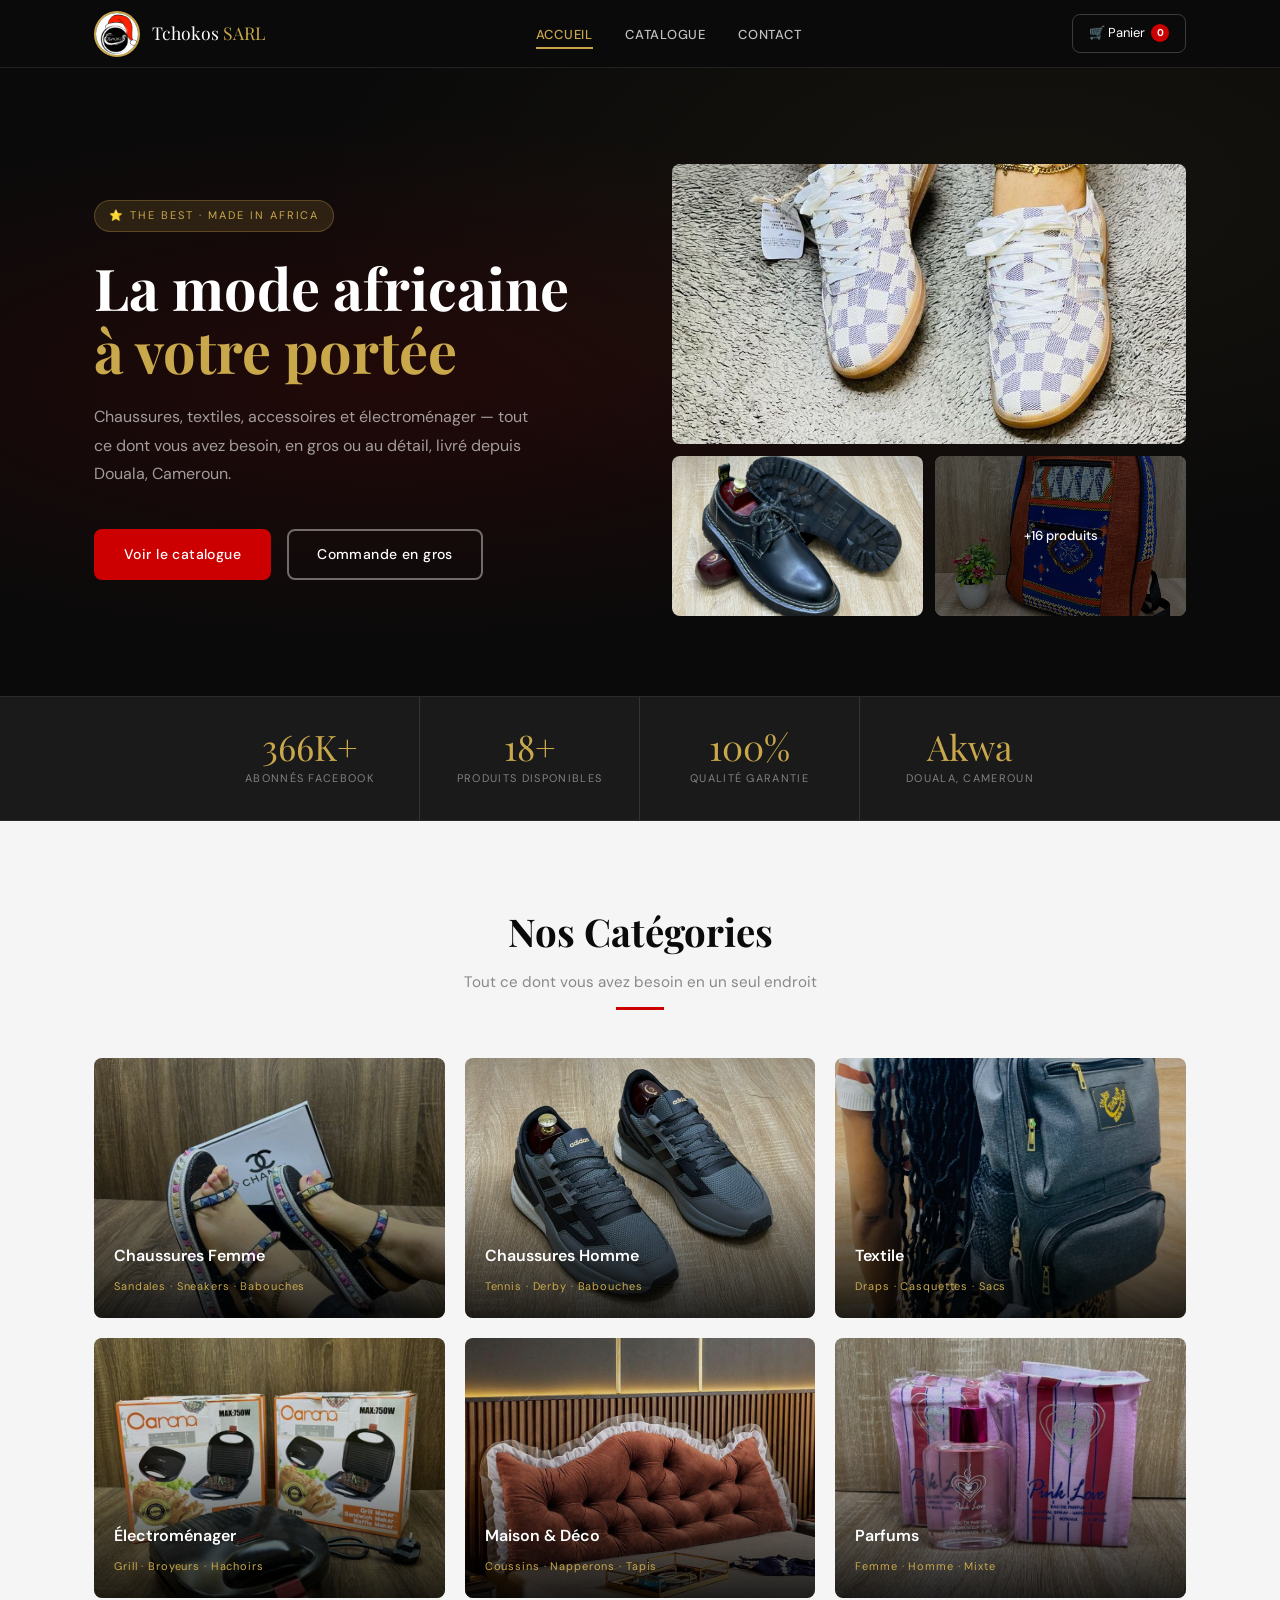
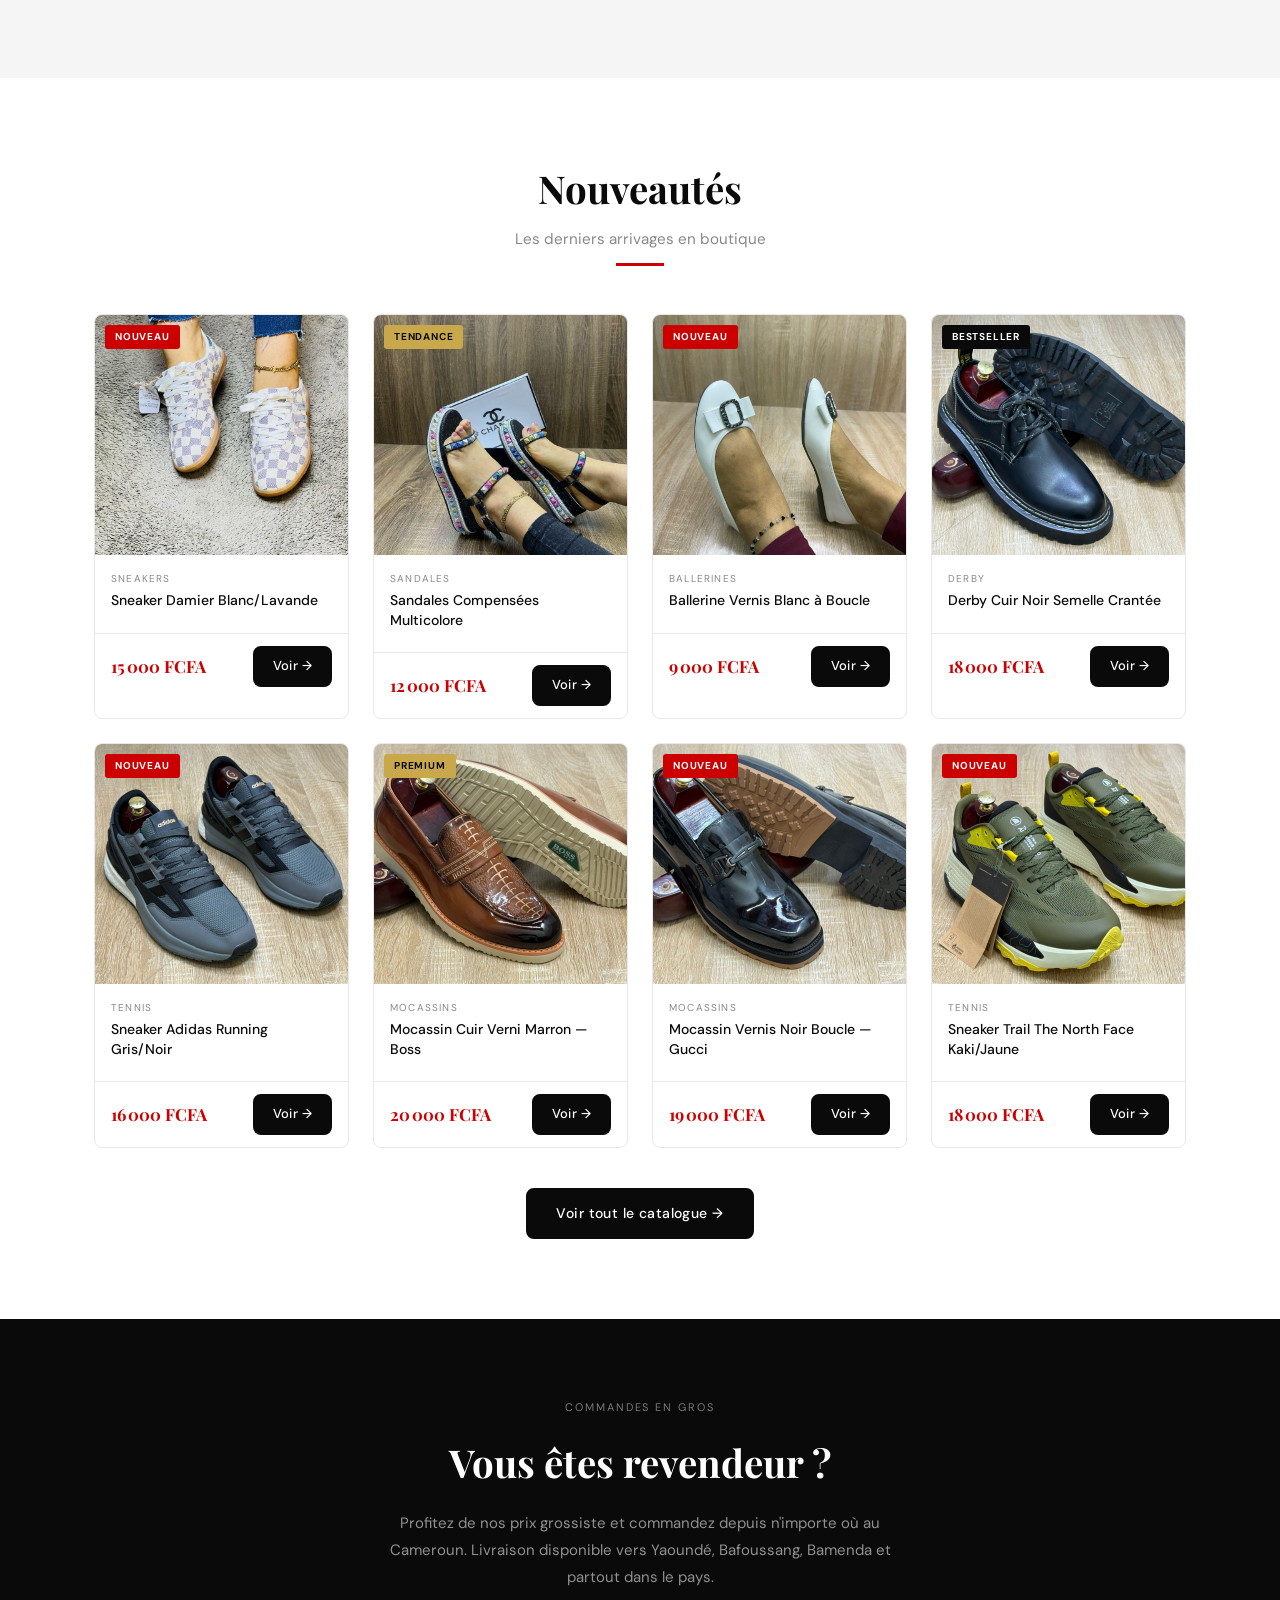
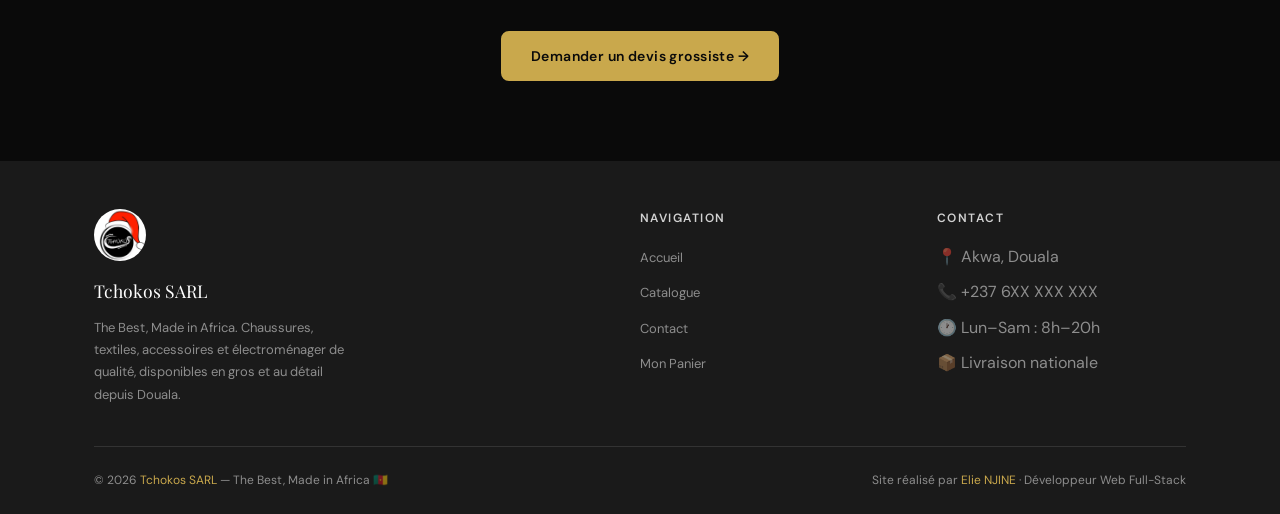
<file: index.html>
<!DOCTYPE html>
<html lang="fr">
<head>
  <meta charset="UTF-8">
  <meta name="viewport" content="width=device-width, initial-scale=1.0">
  <title>Tchokos SARL — The Best, Made in Africa</title>
  <link rel="stylesheet" href="css/style.css">
  <link rel="icon" type="image/jpeg" href="images/logo.jpg">
</head>
<body>

<!-- NAVBAR (injecté par JS) -->
<div id="navbar"></div>

<!-- ── HERO ──────────────────────────────────────────────── -->
<section class="hero">
  <div class="container">
    <div class="hero-inner">
      <div class="hero-content">
        <span class="hero-tag">⭐ The Best · Made in Africa</span>
        <h1>La mode africaine<br><em>à votre portée</em></h1>
        <p class="hero-desc">
          Chaussures, textiles, accessoires et électroménager — tout ce dont vous avez besoin,
          en gros ou au détail, livré depuis Douala, Cameroun.
        </p>
        <div class="hero-btns">
          <a href="pages/catalogue.html" class="btn btn-primary">Voir le catalogue</a>
          <a href="pages/contact.html" class="btn btn-outline">Commande en gros</a>
        </div>
      </div>

      <div class="hero-imgs">
        <div class="hero-img-main">
          <img src="images/sneaker-femme-damier.jpg" alt="Produits Tchokos">
        </div>
        <div class="hero-img-sm">
          <img src="images/derby-homme-noir.jpg" alt="Chaussures homme">
        </div>
        <div class="hero-img-sm">
          <img src="images/sac-wax-bleu-orange.jpg" alt="Sacs africains">
        </div>
      </div>
    </div>
  </div>
</section>

<!-- ── STATS BAND ─────────────────────────────────────────── -->
<div class="stats-band">
  <div class="container">
    <div class="stat-item">
      <div class="stat-num">366K+</div>
      <div class="stat-label">Abonnés Facebook</div>
    </div>
    <div class="stat-item">
      <div class="stat-num">18+</div>
      <div class="stat-label">Produits disponibles</div>
    </div>
    <div class="stat-item">
      <div class="stat-num">100%</div>
      <div class="stat-label">Qualité garantie</div>
    </div>
    <div class="stat-item">
      <div class="stat-num">Akwa</div>
      <div class="stat-label">Douala, Cameroun</div>
    </div>
  </div>
</div>

<!-- ── CATÉGORIES ─────────────────────────────────────────── -->
<section class="section section-alt">
  <div class="container">
    <div class="section-header text-center">
      <h2>Nos Catégories</h2>
      <p>Tout ce dont vous avez besoin en un seul endroit</p>
      <div class="divider"></div>
    </div>
    <div class="cat-grid">
      <a href="pages/catalogue.html?cat=chaussures-femme" class="cat-card">
        <img src="images/sandales-femme-multicolore.jpg" alt="Chaussures Femme">
        <div class="cat-overlay"></div>
        <div class="cat-info">
          <h3>Chaussures Femme</h3>
          <span>Sandales · Sneakers · Babouches</span>
        </div>
        <div class="cat-arrow">→</div>
      </a>
      <a href="pages/catalogue.html?cat=chaussures-homme" class="cat-card">
        <img src="images/sneaker-homme-adidas.jpg" alt="Chaussures Homme">
        <div class="cat-overlay"></div>
        <div class="cat-info">
          <h3>Chaussures Homme</h3>
          <span>Tennis · Derby · Babouches</span>
        </div>
        <div class="cat-arrow">→</div>
      </a>
      <a href="pages/catalogue.html?cat=textile" class="cat-card">
        <img src="images/sac-gris-urban.jpg" alt="Textile">
        <div class="cat-overlay"></div>
        <div class="cat-info">
          <h3>Textile</h3>
          <span>Draps · Casquettes · Sacs</span>
        </div>
        <div class="cat-arrow">→</div>
      </a>
      <a href="pages/catalogue.html?cat=electromenager" class="cat-card">
        <img src="images/grill-maker.jpg" alt="Électroménager">
        <div class="cat-overlay"></div>
        <div class="cat-info">
          <h3>Électroménager</h3>
          <span>Grill · Broyeurs · Hachoirs</span>
        </div>
        <div class="cat-arrow">→</div>
      </a>
      <a href="pages/catalogue.html?cat=maison" class="cat-card">
        <img src="images/coussin-tete-de-lit-velours-terracotta.jpg" alt="Maison & Déco">
        <div class="cat-overlay"></div>
        <div class="cat-info">
          <h3>Maison & Déco</h3>
          <span>Coussins · Napperons · Tapis</span>
        </div>
        <div class="cat-arrow">→</div>
      </a>
      <a href="pages/catalogue.html?cat=parfums" class="cat-card">
        <img src="images/parfum-pink-love-edp-100ml.jpg" alt="Parfums">
        <div class="cat-overlay"></div>
        <div class="cat-info">
          <h3>Parfums</h3>
          <span>Femme · Homme · Mixte</span>
        </div>
        <div class="cat-arrow">→</div>
      </a>
    </div>
  </div>
</section>

<!-- ── NOUVEAUTÉS ─────────────────────────────────────────── -->
<section class="section">
  <div class="container">
    <div class="section-header text-center">
      <h2>Nouveautés</h2>
      <p>Les derniers arrivages en boutique</p>
      <div class="divider"></div>
    </div>
    <div class="products-grid" id="home-products"></div>
    <div style="text-align:center; margin-top:2.5rem;">
      <a href="pages/catalogue.html" class="btn btn-dark">Voir tout le catalogue →</a>
    </div>
  </div>
</section>

<!-- ── GROSSISTE BAND ─────────────────────────────────────── -->
<section style="background:var(--black); padding:5rem 0;">
  <div class="container text-center">
    <p style="color:rgba(255,255,255,0.45); font-size:11px; letter-spacing:0.18em; text-transform:uppercase; margin-bottom:1rem;">COMMANDES EN GROS</p>
    <h2 style="font-family:var(--font-head); color:white; font-size:clamp(1.8rem,3vw,2.6rem); margin-bottom:1rem;">
      Vous êtes revendeur ?
    </h2>
    <p style="color:rgba(255,255,255,0.55); max-width:520px; margin:0 auto 2.5rem; font-size:15px; line-height:1.8;">
      Profitez de nos prix grossiste et commandez depuis n'importe où au Cameroun.
      Livraison disponible vers Yaoundé, Bafoussang, Bamenda et partout dans le pays.
    </p>
    <a href="pages/contact.html" class="btn btn-gold">Demander un devis grossiste →</a>
  </div>
</section>

<!-- FOOTER (injecté par JS) -->
<div id="footer"></div>

<script src="js/products.js"></script>
<script src="js/cart.js"></script>
<script src="js/components.js"></script>
<script>
  document.addEventListener('DOMContentLoaded', () => {
    injectComponents('home');

    // Afficher les produits "nouveautés" (badge Nouveau/Tendance/Bestseller)
    const featured = PRODUCTS.filter(p => p.badge && p.badge !== '').slice(0, 8);
    const grid = document.getElementById('home-products');
    grid.innerHTML = featured.map(p => `
      <div class="product-card">
        <div class="product-img">
          ${p.badge ? `<span class="badge ${p.badgeType}">${p.badge}</span>` : ''}
          <button class="btn-wishlist" title="Favoris">♡</button>
          <img src="${resolveImg(p.image)}" alt="${p.name}" loading="lazy">
        </div>
        <div class="product-body">
          <div class="product-subcat">${p.subcat}</div>
          <div class="product-name">${p.name}</div>
        </div>
        <div class="product-footer">
          <span class="product-price">${formatPrice(p.price)}</span>
          <a href="pages/product.html?id=${p.id}" class="btn btn-sm btn-dark">Voir →</a>
        </div>
      </div>
    `).join('');
  });
</script>
</body>
</html>
</file>
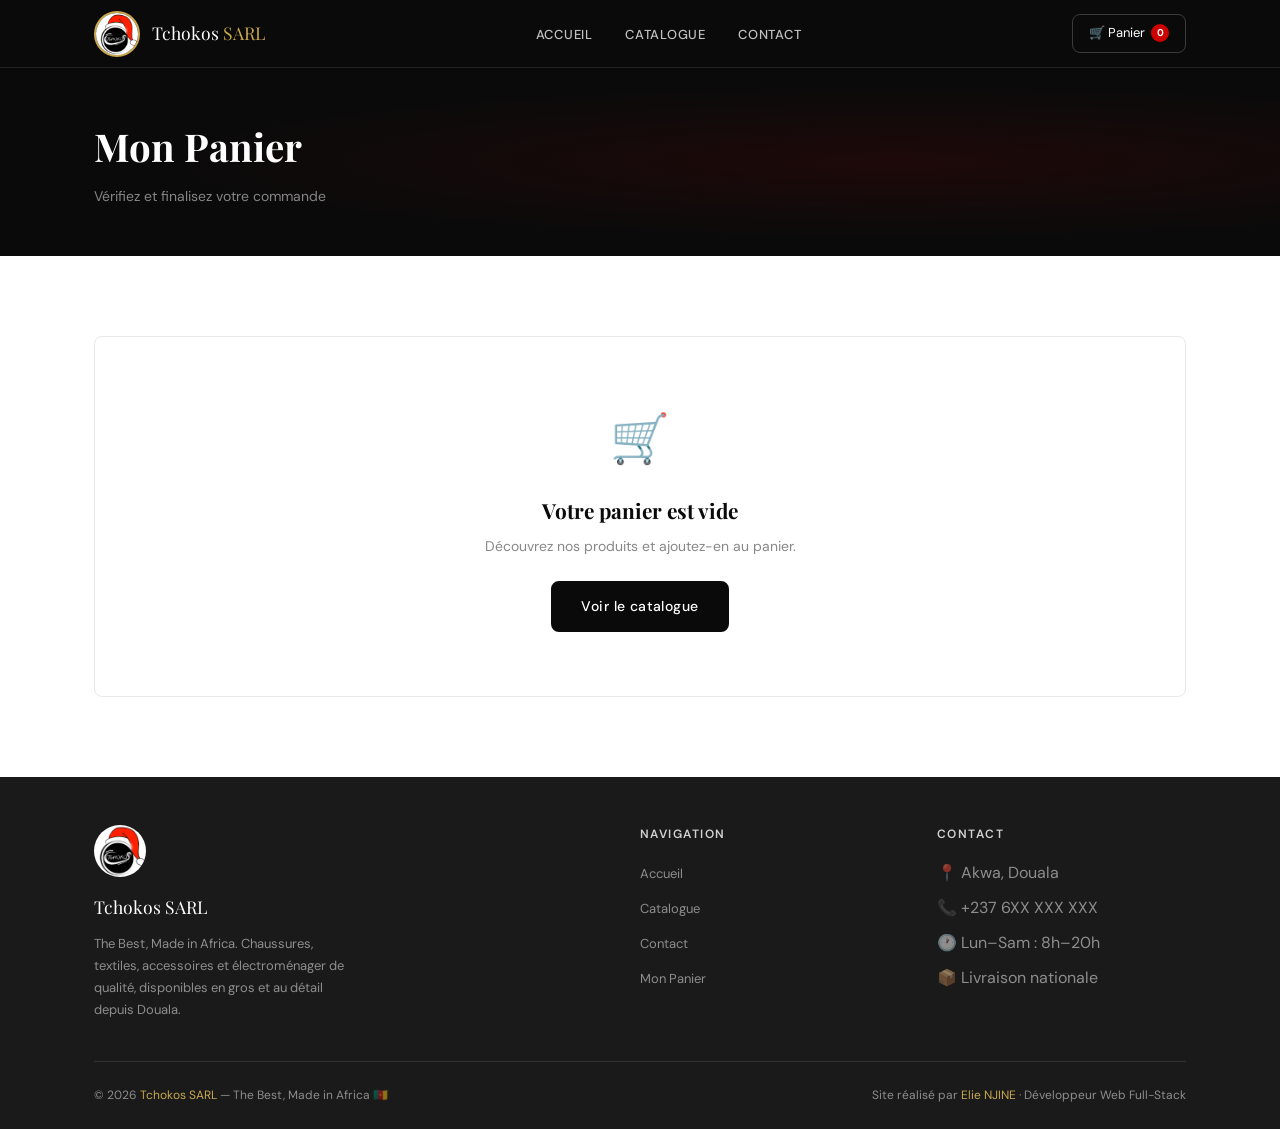
<file: pages/cart.html>
<!DOCTYPE html>
<html lang="fr">
<head>
  <meta charset="UTF-8">
  <meta name="viewport" content="width=device-width, initial-scale=1.0">
  <title>Mon Panier — Tchokos SARL</title>
  <link rel="stylesheet" href="../css/style.css">
  <link rel="icon" type="image/jpeg" href="../images/logo.jpg">
</head>
<body>

<div id="navbar"></div>

<div class="page-banner">
  <div class="container">
    <h1>Mon Panier</h1>
    <p>Vérifiez et finalisez votre commande</p>
  </div>
</div>

<section class="section">
  <div class="container">
    <div id="cart-content"></div>
  </div>
</section>

<div id="footer"></div>

<script src="../js/products.js"></script>
<script src="../js/cart.js"></script>
<script src="../js/components.js"></script>
<script>
  document.addEventListener('DOMContentLoaded', () => {
    injectComponents('cart');
    renderCartPage();
  });

  function renderCartPage() {
    const cart = getCart();
    const container = document.getElementById('cart-content');

    if (cart.length === 0) {
      container.innerHTML = `
        <div class="cart-items-wrap">
          <div class="cart-empty">
            <div class="empty-icon">🛒</div>
            <h3>Votre panier est vide</h3>
            <p>Découvrez nos produits et ajoutez-en au panier.</p>
            <a href="catalogue.html" class="btn btn-dark">Voir le catalogue</a>
          </div>
        </div>`;
      return;
    }

    const total = getCartTotal();
    const itemCount = cart.reduce((s, i) => s + i.qty, 0);

    container.innerHTML = `
      <div class="cart-layout">

        <!-- Articles -->
        <div class="cart-items-wrap">
          <div class="cart-items-head">Articles (${itemCount})</div>
          ${cart.map(item => `
            <div class="cart-item" id="cart-row-${item.key.replace(/[^a-z0-9]/gi,'-')}">
              <div class="cart-item-img">
                <img src="${item.image}" alt="${item.name}">
              </div>
              <div class="cart-item-details">
                <div class="cart-item-name">${item.name}</div>
                <div class="cart-item-sub">${item.subcat}${item.size ? ' · Pointure ' + item.size : ''}</div>
                <div class="cart-qty">
                  <button onclick="changeCartQty('${item.key}', -1)">−</button>
                  <span id="qty-${item.key.replace(/[^a-z0-9]/gi,'-')}">${item.qty}</span>
                  <button onclick="changeCartQty('${item.key}', 1)">+</button>
                </div>
              </div>
              <div style="text-align:right;">
                <div class="cart-item-price">${formatPrice(item.price * item.qty)}</div>
                <div style="font-size:12px; color:var(--muted); margin-top:4px;">${formatPrice(item.price)} / unité</div>
              </div>
              <button class="cart-item-remove" onclick="deleteItem('${item.key}')" title="Supprimer">✕</button>
            </div>
          `).join('')}
        </div>

        <!-- Résumé -->
        <div class="cart-summary">
          <h3>Résumé de commande</h3>
          <div class="summary-row"><span>Articles (${itemCount})</span><span>${formatPrice(total)}</span></div>
          <div class="summary-row"><span>Livraison</span><span style="color:var(--muted)">À confirmer</span></div>
          <div class="summary-row total">
            <span>Total</span>
            <span>${formatPrice(total)}</span>
          </div>
          <div class="cart-actions">
            <button class="btn btn-primary btn-full" onclick="checkoutWhatsApp()">
              📱 Commander via WhatsApp
            </button>
            <a href="catalogue.html" class="btn btn-outline" style="background:transparent; color:var(--text); border-color:var(--border);">
              ← Continuer les achats
            </a>
            <button onclick="if(confirm('Vider le panier ?')){clearCart(); renderCartPage();}"
                    style="background:none; border:none; color:var(--muted); font-size:13px; cursor:pointer; text-decoration:underline; margin-top:0.25rem;">
              Vider le panier
            </button>
          </div>
          <div style="margin-top:1.5rem; padding-top:1.5rem; border-top:1px solid var(--border);">
            <div class="feature-item" style="font-size:12px; color:var(--muted); margin-bottom:0.5rem;">✅ Paiement à la livraison disponible</div>
            <div class="feature-item" style="font-size:12px; color:var(--muted); margin-bottom:0.5rem;">🚚 Livraison partout au Cameroun</div>
            <div class="feature-item" style="font-size:12px; color:var(--muted);">📦 Prix grossiste sur demande</div>
          </div>
        </div>
      </div>
    `;
  }

  function changeCartQty(key, delta) {
    updateQty(key, delta);
    renderCartPage();
    updateCartBadges();
  }

  function deleteItem(key) {
    removeFromCart(key);
    renderCartPage();
  }

  function checkoutWhatsApp() {
    const cart = getCart();
    if (cart.length === 0) return;

    let msg = 'Bonjour Tchokos SARL, je voudrais passer la commande suivante :\n\n';
    cart.forEach(item => {
      const sizeInfo = item.size ? ` (Pointure ${item.size})` : '';
      msg += `• ${item.name}${sizeInfo} × ${item.qty} = ${formatPrice(item.price * item.qty)}\n`;
    });
    msg += `\nTOTAL : ${formatPrice(getCartTotal())}`;
    msg += '\n\nMerci de me confirmer la disponibilité et les modalités de livraison.';

    const url = `https://wa.me/237688094767?text=${encodeURIComponent(msg)}`;
    window.open(url, '_blank');
  }
</script>
</body>
</html>
</file>
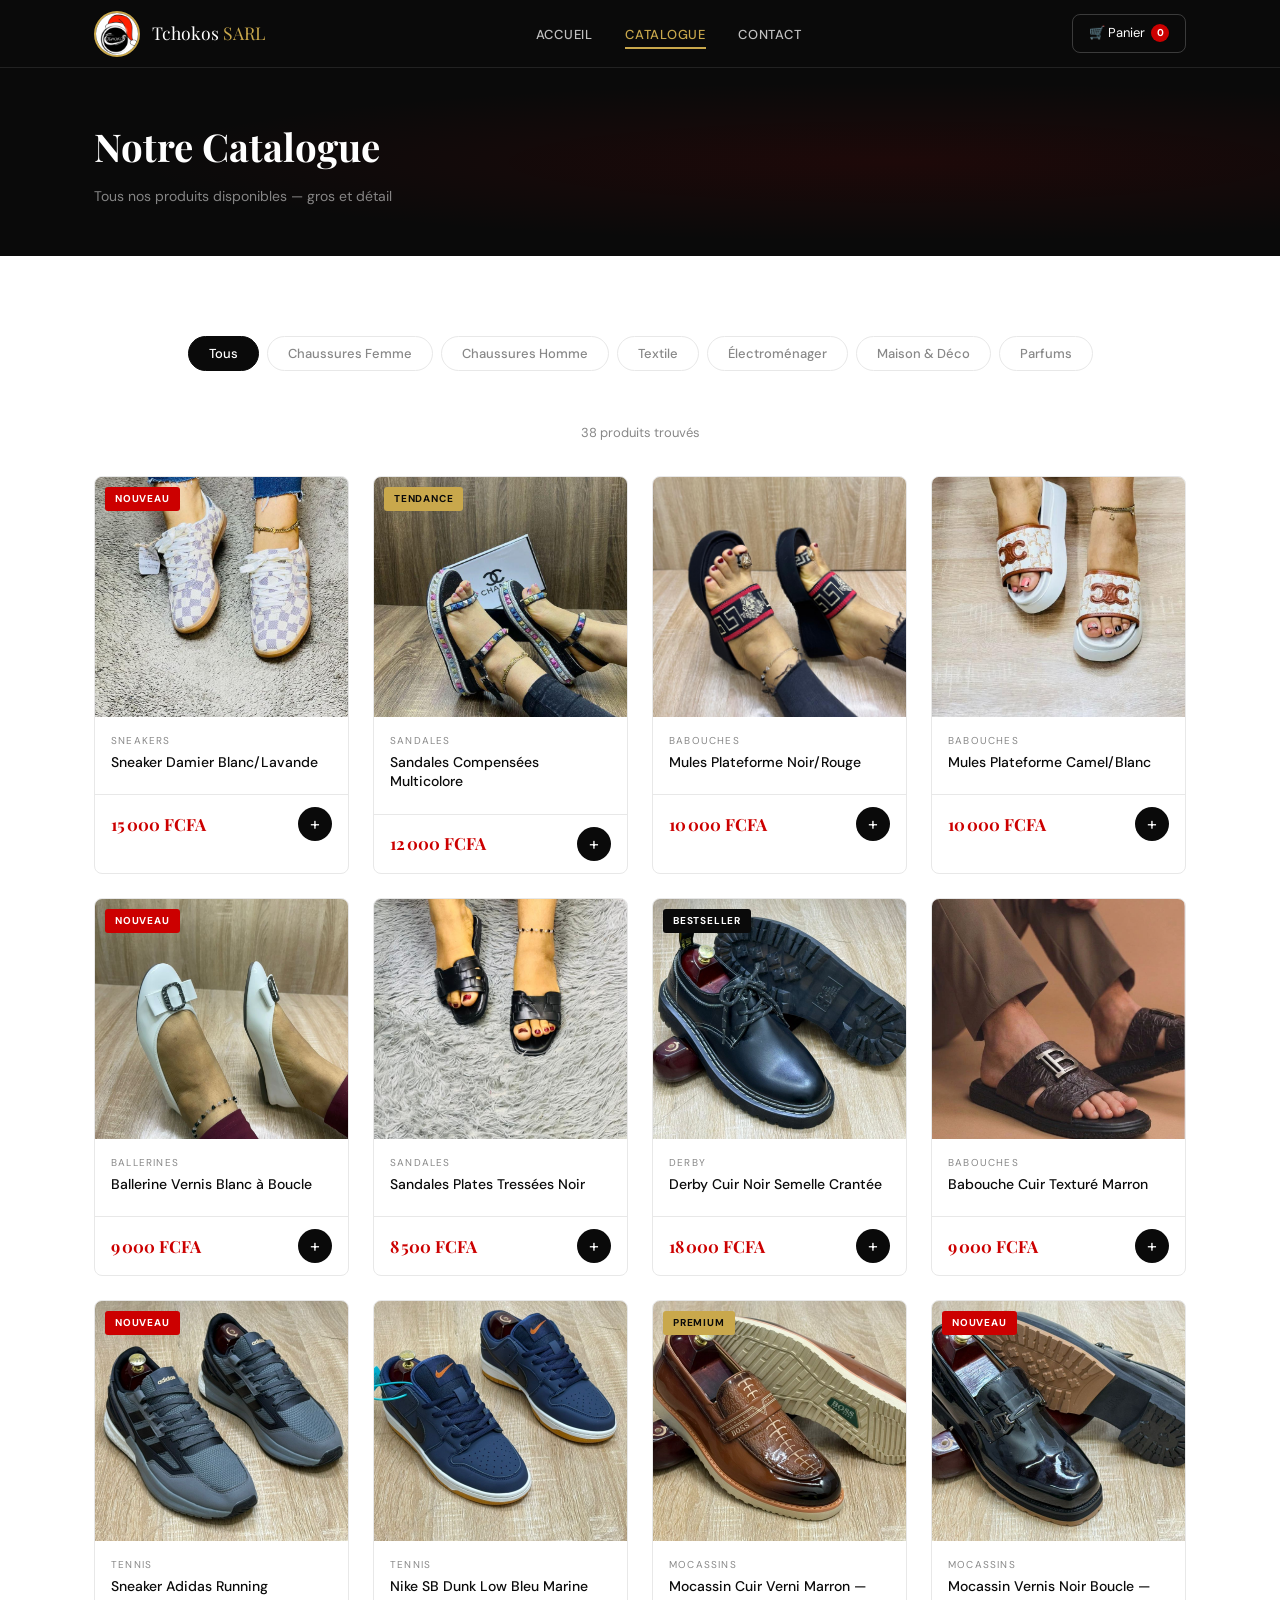
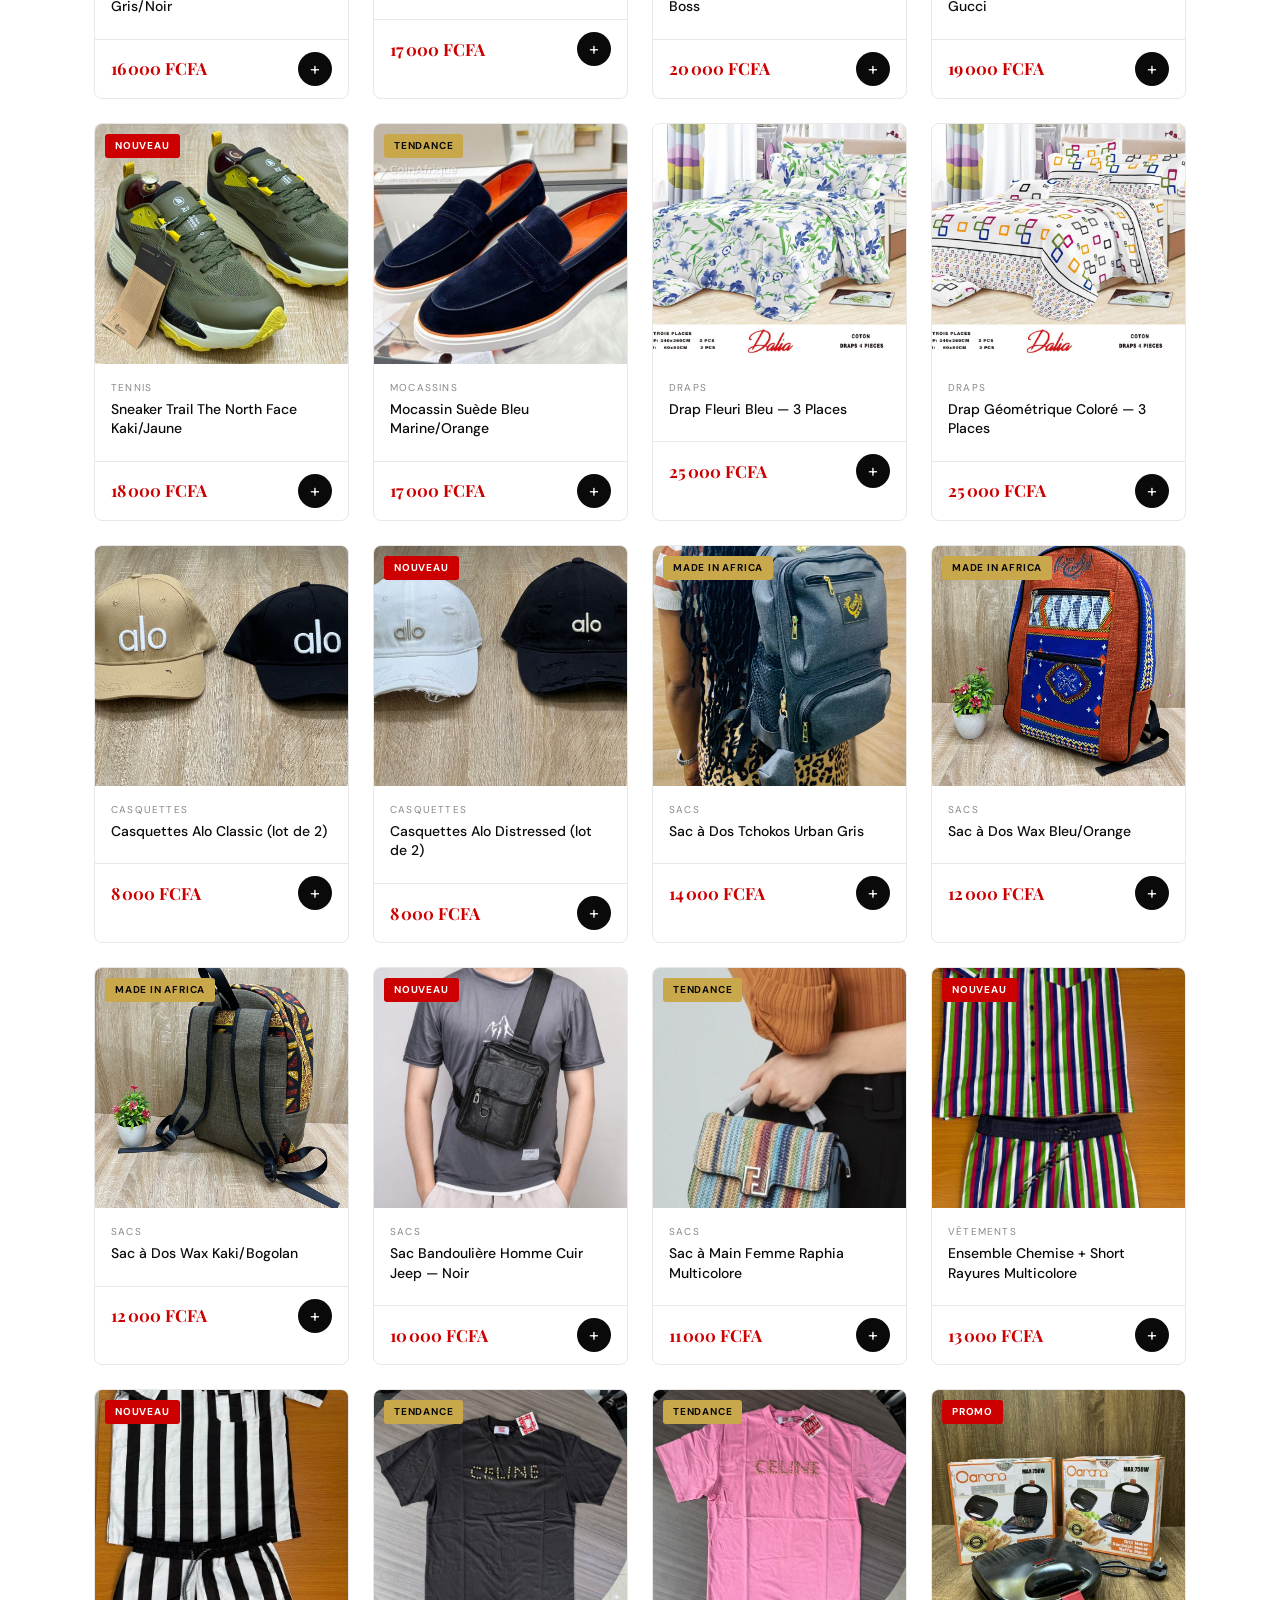
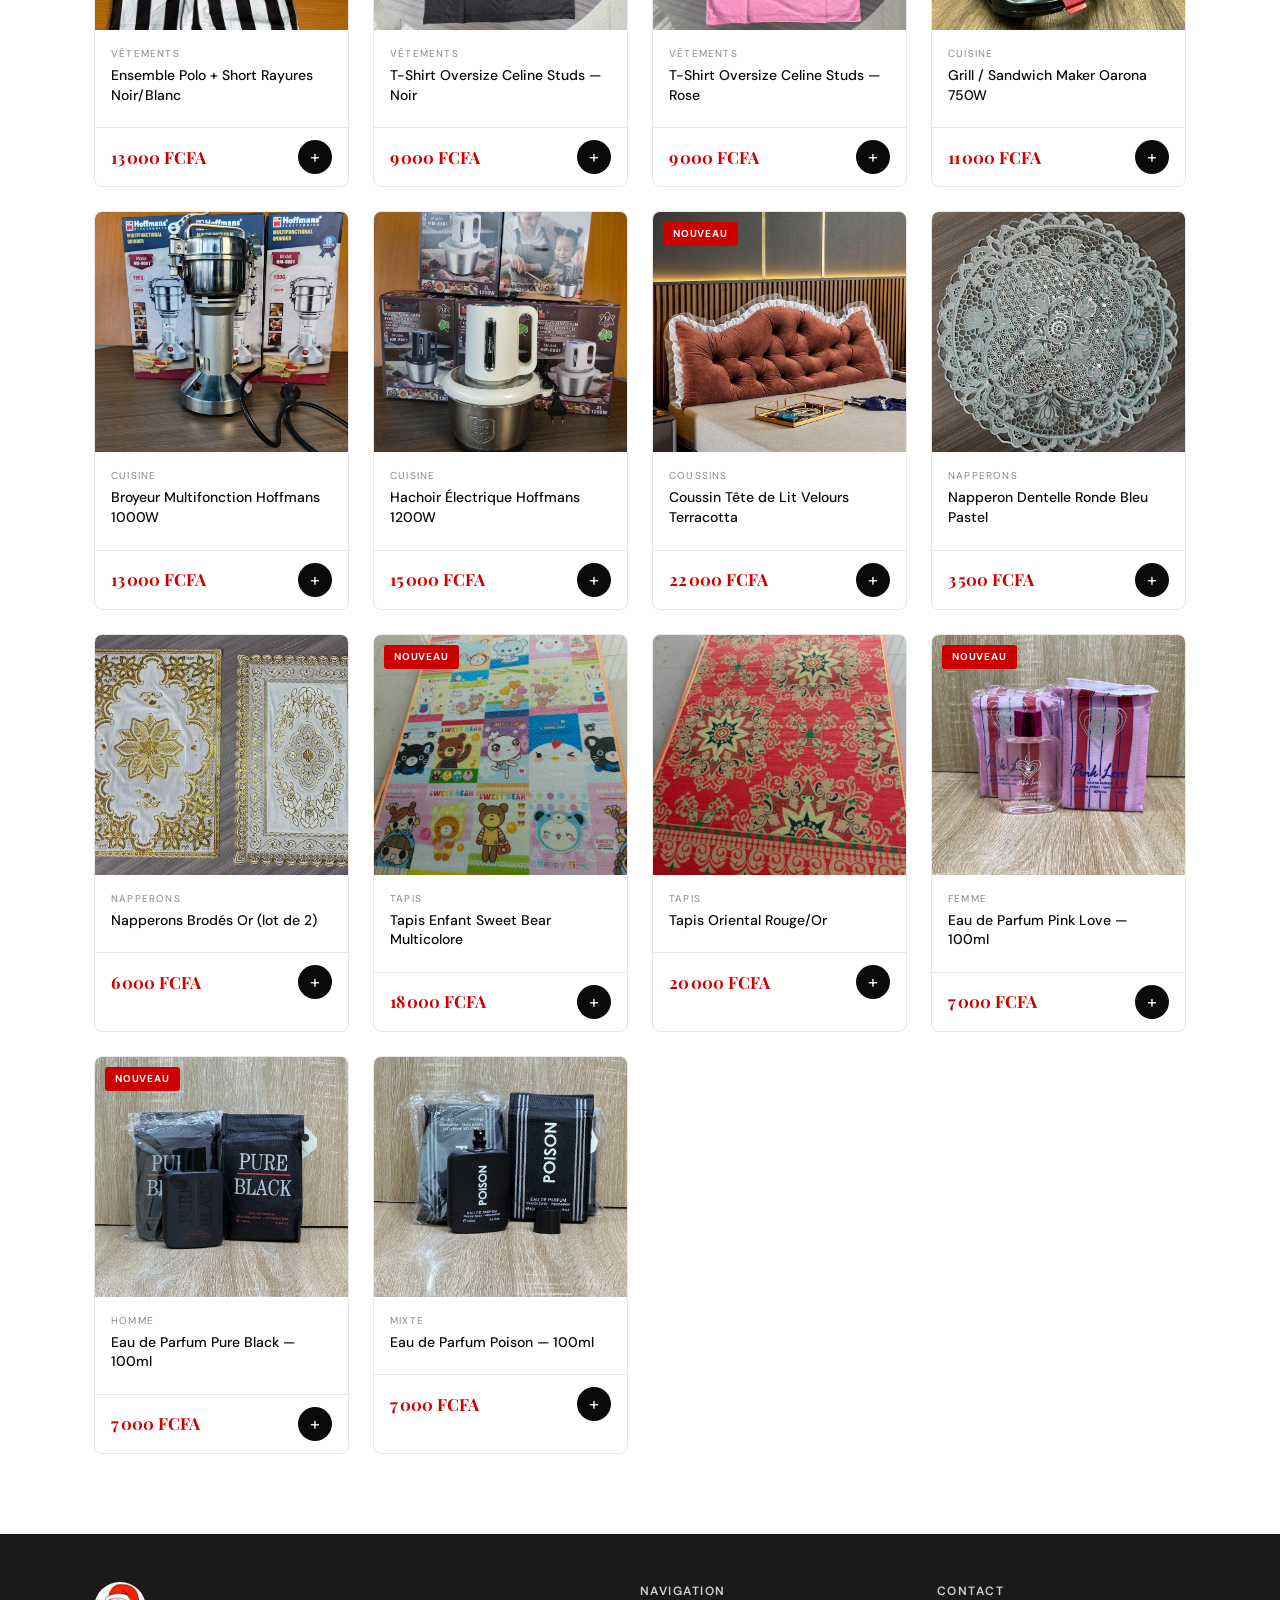
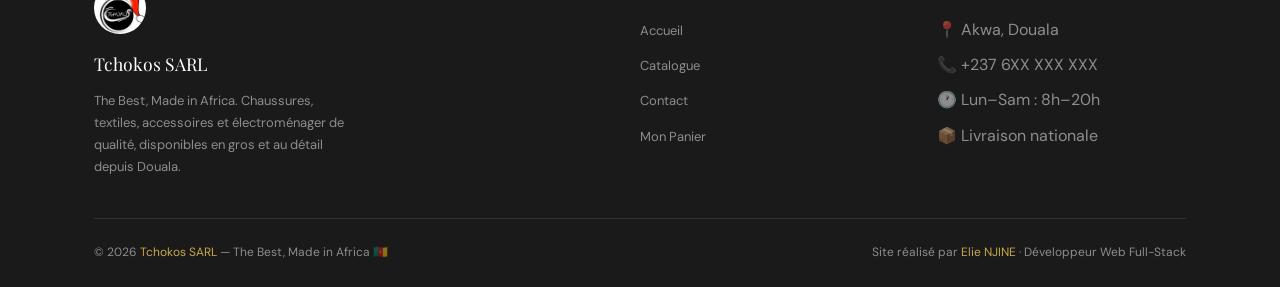
<file: pages/catalogue.html>
<!DOCTYPE html>
<html lang="fr">
<head>
  <meta charset="UTF-8">
  <meta name="viewport" content="width=device-width, initial-scale=1.0">
  <title>Catalogue — Tchokos SARL</title>
  <link rel="stylesheet" href="../css/style.css">
  <link rel="icon" type="image/jpeg" href="../images/logo.jpg">
  <style>
    .subcat-tabs { display:flex; gap:0.4rem; flex-wrap:wrap; justify-content:center; margin-bottom:0.75rem; }
    .subcat-btn  { background:transparent; border:1px solid var(--border); color:var(--muted);
                   padding:5px 14px; border-radius:20px; font-size:12px; transition:var(--transition); }
    .subcat-btn.active, .subcat-btn:hover { background:var(--red); color:white; border-color:var(--red); }
    #result-count { text-align:center; font-size:13px; color:var(--muted); margin-bottom:2rem; }
    .no-results { text-align:center; padding:4rem 1rem; color:var(--muted); }
    .no-results h3 { font-size:1.1rem; margin-bottom:0.5rem; }
  </style>
</head>
<body>

<div id="navbar"></div>

<!-- BANNER -->
<div class="page-banner">
  <div class="container">
    <h1>Notre Catalogue</h1>
    <p>Tous nos produits disponibles — gros et détail</p>
  </div>
</div>

<!-- CATALOGUE -->
<section class="section">
  <div class="container">
    <!-- Filtres catégories -->
    <div class="filter-bar" id="cat-filters">
      <button class="filter-btn active" data-cat="tous" onclick="setCat('tous', this)">Tous</button>
      <button class="filter-btn" data-cat="chaussures-femme" onclick="setCat('chaussures-femme', this)">Chaussures Femme</button>
      <button class="filter-btn" data-cat="chaussures-homme" onclick="setCat('chaussures-homme', this)">Chaussures Homme</button>
      <button class="filter-btn" data-cat="textile" onclick="setCat('textile', this)">Textile</button>
      <button class="filter-btn" data-cat="electromenager" onclick="setCat('electromenager', this)">Électroménager</button>
      <button class="filter-btn" data-cat="maison" onclick="setCat('maison', this)">Maison & Déco</button>
      <button class="filter-btn" data-cat="parfums" onclick="setCat('parfums', this)">Parfums</button>
    </div>

    <!-- Sous-catégories dynamiques -->
    <div class="subcat-tabs" id="subcat-filters"></div>

    <!-- Compteur résultats -->
    <div id="result-count"></div>

    <!-- Grille produits -->
    <div class="products-grid" id="products-grid"></div>
  </div>
</section>

<div id="footer"></div>

<script src="../js/products.js"></script>
<script src="../js/cart.js"></script>
<script src="../js/components.js"></script>
<script>
  let currentCat = 'tous';
  let currentSubcat = 'tous';

  document.addEventListener('DOMContentLoaded', () => {
    injectComponents('catalogue');

    // Lire le paramètre URL ?cat=...
    const params = new URLSearchParams(window.location.search);
    const catParam = params.get('cat');
    if (catParam) {
      const btn = document.querySelector(`[data-cat="${catParam}"]`);
      if (btn) setCat(catParam, btn);
    } else {
      render();
    }
  });

  function setCat(cat, btn) {
    currentCat = cat;
    currentSubcat = 'tous';
    document.querySelectorAll('.filter-btn').forEach(b => b.classList.remove('active'));
    btn.classList.add('active');
    renderSubcats();
    render();
  }

  function renderSubcats() {
    const container = document.getElementById('subcat-filters');
    if (currentCat === 'tous') { container.innerHTML = ''; return; }

    const catDef = CATEGORIES.find(c => c.id === currentCat);
    if (!catDef) { container.innerHTML = ''; return; }

    container.innerHTML = `
      <button class="subcat-btn active" onclick="setSubcat('tous', this)">Toutes</button>
      ${catDef.subcats.map(s => `
        <button class="subcat-btn" onclick="setSubcat('${s}', this)">${s}</button>
      `).join('')}
    `;
  }

  function setSubcat(subcat, btn) {
    currentSubcat = subcat;
    document.querySelectorAll('.subcat-btn').forEach(b => b.classList.remove('active'));
    btn.classList.add('active');
    render();
  }

  function render() {
    let products = getProductsByCategory(currentCat);
    if (currentSubcat !== 'tous') {
      products = products.filter(p => p.subcat === currentSubcat);
    }

    const count = document.getElementById('result-count');
    count.textContent = `${products.length} produit${products.length > 1 ? 's' : ''} trouvé${products.length > 1 ? 's' : ''}`;

    const grid = document.getElementById('products-grid');
    if (products.length === 0) {
      grid.innerHTML = `<div class="no-results" style="grid-column:1/-1"><h3>Aucun produit dans cette catégorie</h3><p>Revenez bientôt, de nouveaux articles arrivent régulièrement.</p></div>`;
      return;
    }

    grid.innerHTML = products.map(p => `
      <div class="product-card">
        <a href="product.html?id=${p.id}">
          <div class="product-img">
            ${p.badge ? `<span class="badge ${p.badgeType}">${p.badge}</span>` : ''}
            <button class="btn-wishlist" title="Favoris" onclick="event.preventDefault()">♡</button>
            <img src="${p.image}" alt="${p.name}" loading="lazy">
          </div>
          <div class="product-body">
            <div class="product-subcat">${p.subcat}</div>
            <div class="product-name">${p.name}</div>
          </div>
        </a>
        <div class="product-footer">
          <span class="product-price">${formatPrice(p.price)}</span>
          <button class="btn-add-cart" onclick="addToCart(${p.id})" title="Ajouter au panier">+</button>
        </div>
      </div>
    `).join('');
  }
</script>
</body>
</html>
</file>
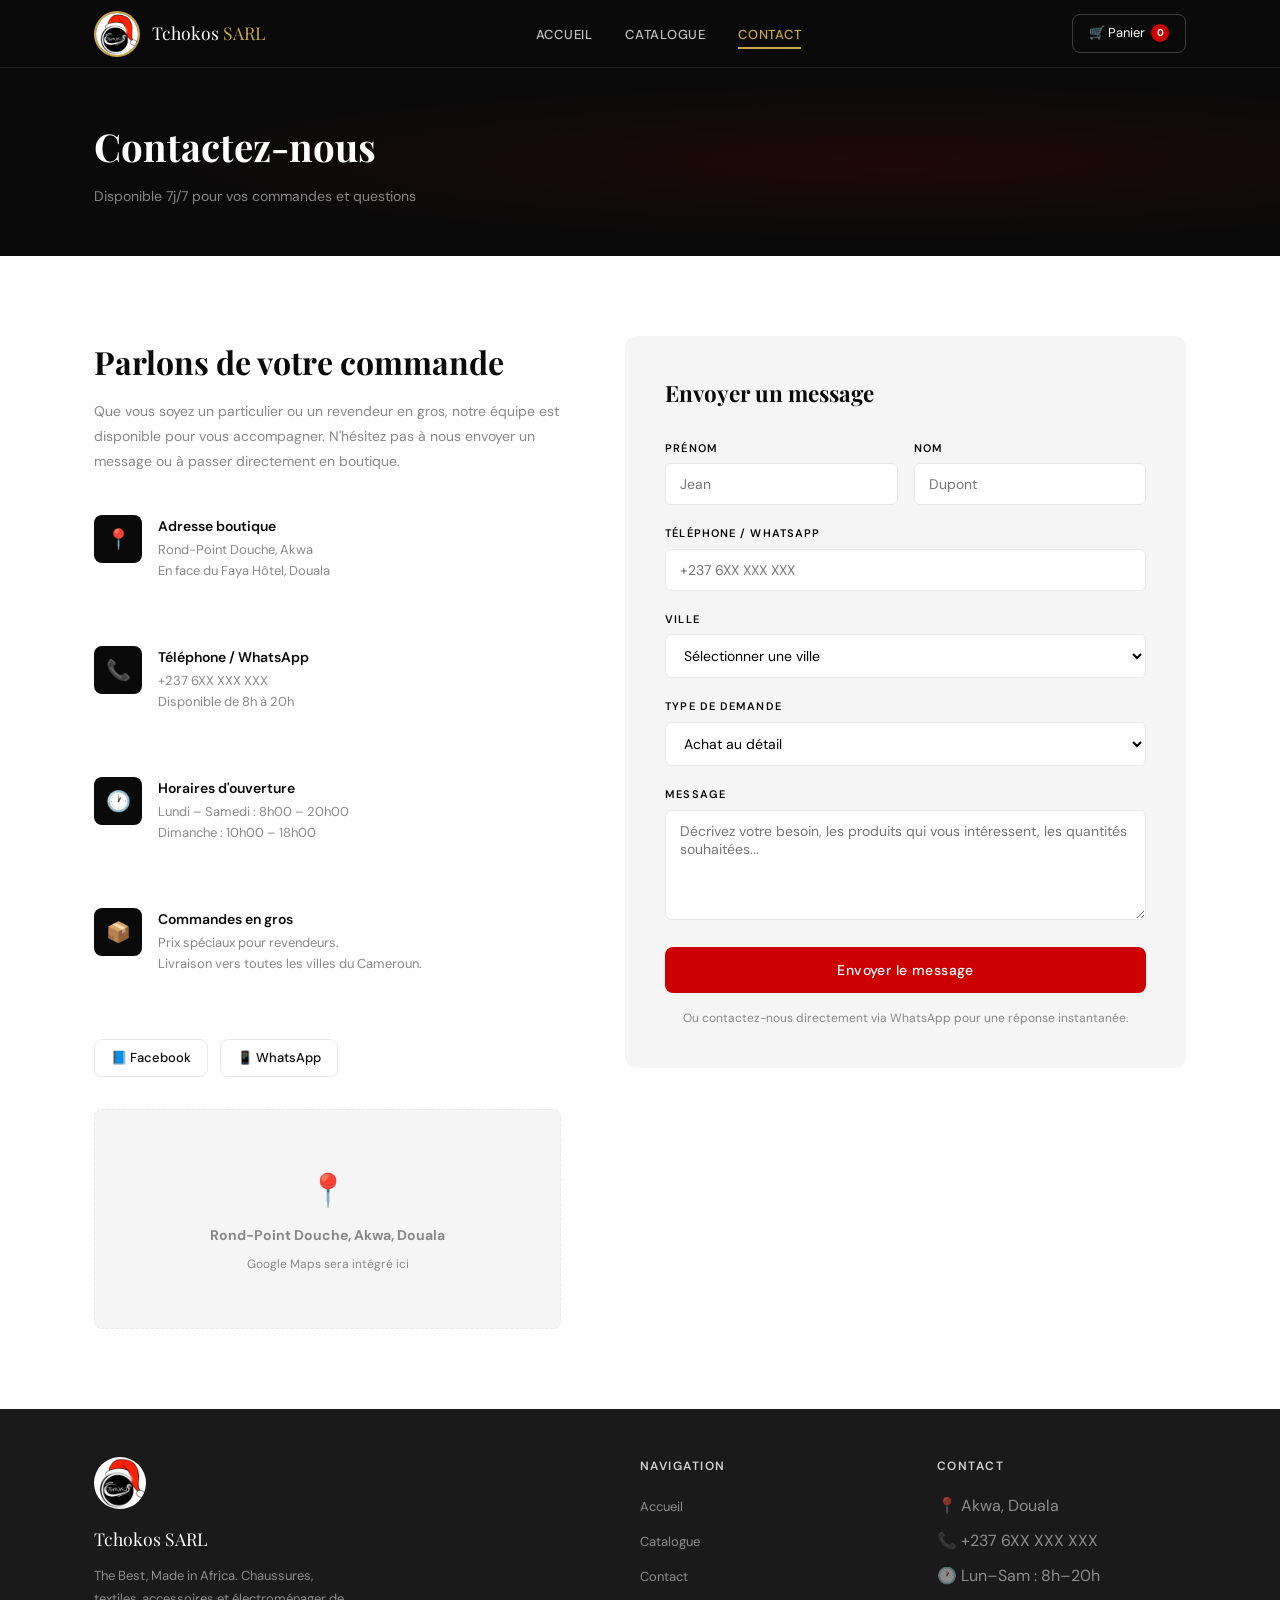
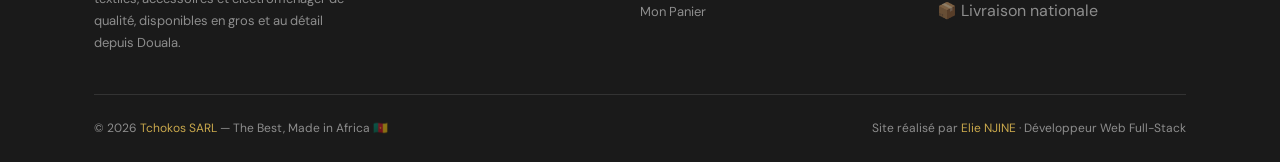
<file: pages/contact.html>
<!DOCTYPE html>
<html lang="fr">
<head>
  <meta charset="UTF-8">
  <meta name="viewport" content="width=device-width, initial-scale=1.0">
  <title>Contact — Tchokos SARL</title>
  <link rel="stylesheet" href="../css/style.css">
  <link rel="icon" type="image/jpeg" href="../images/logo.jpg">
  <style>
    .success-msg { background:#e8f5e9; border:1px solid #a5d6a7; color:#2e7d32;
                   padding:1rem 1.25rem; border-radius:var(--radius); font-size:14px;
                   margin-bottom:1.5rem; display:none; }
    .map-placeholder { background:var(--gray); border-radius:var(--radius); height:220px;
                       display:flex; align-items:center; justify-content:center; flex-direction:column;
                       gap:0.5rem; color:var(--muted); font-size:14px; margin-top:2rem;
                       border:1px dashed var(--border); }
    .social-links { display:flex; gap:0.75rem; margin-top:1.5rem; }
    .social-btn { padding:8px 16px; border-radius:var(--radius); font-size:13px; font-weight:500;
                  border:1.5px solid var(--border); color:var(--text); transition:var(--transition); display:flex; align-items:center; gap:6px; }
    .social-btn:hover { background:var(--black); color:white; border-color:var(--black); }
  </style>
</head>
<body>

<div id="navbar"></div>

<div class="page-banner">
  <div class="container">
    <h1>Contactez-nous</h1>
    <p>Disponible 7j/7 pour vos commandes et questions</p>
  </div>
</div>

<section class="section">
  <div class="container">
    <div class="contact-grid">

      <!-- Infos contact -->
      <div class="contact-intro">
        <h2>Parlons de votre commande</h2>
        <p>Que vous soyez un particulier ou un revendeur en gros, notre équipe est disponible pour vous accompagner. N'hésitez pas à nous envoyer un message ou à passer directement en boutique.</p>

        <div class="contact-items">
          <div class="contact-item">
            <div class="contact-icon">📍</div>
            <div class="contact-text">
              <h4>Adresse boutique</h4>
              <p>Rond-Point Douche, Akwa<br>En face du Faya Hôtel, Douala</p>
            </div>
          </div>
          <div class="contact-item">
            <div class="contact-icon">📞</div>
            <div class="contact-text">
              <h4>Téléphone / WhatsApp</h4>
              <p>+237 6XX XXX XXX<br>Disponible de 8h à 20h</p>
            </div>
          </div>
          <div class="contact-item">
            <div class="contact-icon">🕐</div>
            <div class="contact-text">
              <h4>Horaires d'ouverture</h4>
              <p>Lundi – Samedi : 8h00 – 20h00<br>Dimanche : 10h00 – 18h00</p>
            </div>
          </div>
          <div class="contact-item">
            <div class="contact-icon">📦</div>
            <div class="contact-text">
              <h4>Commandes en gros</h4>
              <p>Prix spéciaux pour revendeurs.<br>Livraison vers toutes les villes du Cameroun.</p>
            </div>
          </div>
        </div>

        <div class="social-links">
          <a href="https://facebook.com/tchokos" target="_blank" class="social-btn">
            📘 Facebook
          </a>
          <a href="https://wa.me/237600000000" target="_blank" class="social-btn">
            📱 WhatsApp
          </a>
        </div>

        <div class="map-placeholder">
          <span style="font-size:2rem;">📍</span>
          <strong>Rond-Point Douche, Akwa, Douala</strong>
          <span style="font-size:12px;">Google Maps sera intégré ici</span>
        </div>
      </div>

      <!-- Formulaire -->
      <div class="contact-form">
        <h3>Envoyer un message</h3>
        <div id="success-msg" class="success-msg">
          ✅ Votre message a été envoyé ! Nous vous contacterons dans les plus brefs délais.
        </div>

        <div class="form-row">
          <div class="form-group">
            <label>Prénom</label>
            <input type="text" id="f-prenom" placeholder="Jean">
          </div>
          <div class="form-group">
            <label>Nom</label>
            <input type="text" id="f-nom" placeholder="Dupont">
          </div>
        </div>

        <div class="form-group">
          <label>Téléphone / WhatsApp</label>
          <input type="tel" id="f-tel" placeholder="+237 6XX XXX XXX">
        </div>

        <div class="form-group">
          <label>Ville</label>
          <select id="f-ville">
            <option value="">Sélectionner une ville</option>
            <option>Douala</option>
            <option>Yaoundé</option>
            <option>Bafoussam</option>
            <option>Bamenda</option>
            <option>Garoua</option>
            <option>Autre</option>
          </select>
        </div>

        <div class="form-group">
          <label>Type de demande</label>
          <select id="f-type">
            <option>Achat au détail</option>
            <option>Commande en gros / Revendeur</option>
            <option>Renseignement sur un produit</option>
            <option>Livraison</option>
            <option>Autre</option>
          </select>
        </div>

        <div class="form-group">
          <label>Message</label>
          <textarea id="f-message" placeholder="Décrivez votre besoin, les produits qui vous intéressent, les quantités souhaitées..."></textarea>
        </div>

        <button class="btn btn-primary btn-full" onclick="submitForm()">
          Envoyer le message
        </button>

        <p style="margin-top:1rem; font-size:12px; color:var(--muted); text-align:center;">
          Ou contactez-nous directement via WhatsApp pour une réponse instantanée.
        </p>
      </div>

    </div>
  </div>
</section>

<div id="footer"></div>

<script src="../js/products.js"></script>
<script src="../js/cart.js"></script>
<script src="../js/components.js"></script>
<script>
  document.addEventListener('DOMContentLoaded', () => {
    injectComponents('contact');
  });

  function submitForm() {
    const prenom  = document.getElementById('f-prenom').value.trim();
    const nom     = document.getElementById('f-nom').value.trim();
    const tel     = document.getElementById('f-tel').value.trim();
    const ville   = document.getElementById('f-ville').value;
    const type    = document.getElementById('f-type').value;
    const message = document.getElementById('f-message').value.trim();

    if (!prenom || !tel || !message) {
      alert('Veuillez remplir au minimum : Prénom, Téléphone et Message.');
      return;
    }

    // En production : remplacer par un appel API (EmailJS, FormSpree, etc.)
    // Pour la démo, on génère un lien WhatsApp
    const wa_msg = `Bonjour Tchokos SARL,\n\nNom : ${prenom} ${nom}\nTél : ${tel}\nVille : ${ville}\nDemande : ${type}\n\n${message}`;
    const url = `https://wa.me/237688094767?text=${encodeURIComponent(wa_msg)}`;

    document.getElementById('success-msg').style.display = 'block';
    document.getElementById('success-msg').scrollIntoView({ behavior: 'smooth' });

    setTimeout(() => {
      window.open(url, '_blank');
    }, 800);
  }
</script>
</body>
</html>
</file>
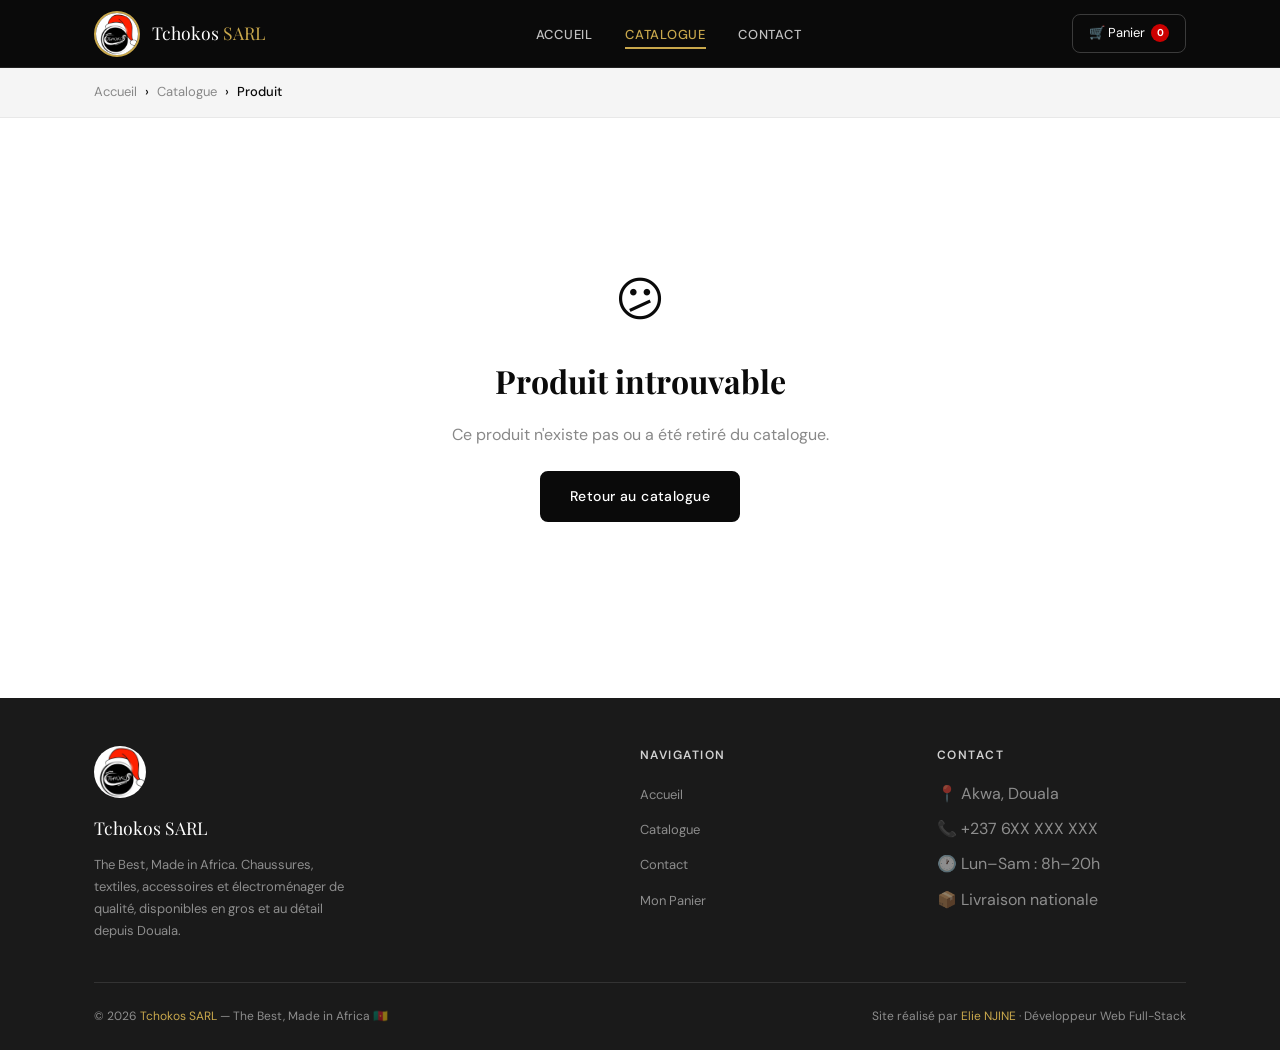
<file: pages/product.html>
<!DOCTYPE html>
<html lang="fr">
<head>
  <meta charset="UTF-8">
  <meta name="viewport" content="width=device-width, initial-scale=1.0">
  <title>Produit — Tchokos SARL</title>
  <link rel="stylesheet" href="../css/style.css">
  <link rel="icon" type="image/jpeg" href="../images/logo.jpg">
  <style>
    .not-found { text-align:center; padding:6rem 2rem; }
    .not-found h2 { font-family:var(--font-head); font-size:2rem; margin-bottom:1rem; }
    .not-found p { color:var(--muted); margin-bottom:1.5rem; }
  </style>
</head>
<body>

<div id="navbar"></div>

<!-- BREADCRUMB -->
<div class="breadcrumb">
  <div class="container">
    <div class="breadcrumb-inner">
      <a href="../index.html">Accueil</a>
      <span>›</span>
      <a href="catalogue.html">Catalogue</a>
      <span>›</span>
      <span id="bc-name">Produit</span>
    </div>
  </div>
</div>

<!-- DETAIL -->
<section class="detail-section">
  <div class="container">
    <div id="product-content"></div>
  </div>
</section>

<!-- PRODUITS SIMILAIRES -->
<section class="section section-alt" id="similar-section" style="display:none">
  <div class="container">
    <div class="section-header text-center">
      <h2>Vous aimerez aussi</h2>
      <div class="divider"></div>
    </div>
    <div class="products-grid" id="similar-products"></div>
  </div>
</section>

<div id="footer"></div>

<script src="../js/products.js"></script>
<script src="../js/cart.js"></script>
<script src="../js/components.js"></script>
<script>
  let selectedSize = null;
  let currentProductId = null;

  document.addEventListener('DOMContentLoaded', () => {
    injectComponents('catalogue');

    const params = new URLSearchParams(window.location.search);
    const id = parseInt(params.get('id'));
    const product = getProductById(id);

    if (!product) {
      document.getElementById('product-content').innerHTML = `
        <div class="not-found">
          <div style="font-size:3rem; margin-bottom:1rem;">😕</div>
          <h2>Produit introuvable</h2>
          <p>Ce produit n'existe pas ou a été retiré du catalogue.</p>
          <a href="catalogue.html" class="btn btn-dark">Retour au catalogue</a>
        </div>`;
      return;
    }

    currentProductId = product.id;
    document.title = `${product.name} — Tchokos SARL`;
    document.getElementById('bc-name').textContent = product.name;

    const hasSizes = product.sizes && product.sizes.length > 0;
    selectedSize = hasSizes ? product.sizes[1] || product.sizes[0] : null;

    document.getElementById('product-content').innerHTML = `
      <div class="detail-grid">

        <!-- Galerie -->
        <div class="detail-gallery">
          <div class="gallery-thumbs" id="thumbs">
            <div class="gallery-thumb active" onclick="setThumb(this, '${product.image}')">
              <img src="${product.image}" alt="${product.name}">
            </div>
          </div>
          <div class="gallery-main">
            <img src="${product.image}" id="main-img" alt="${product.name}">
          </div>
        </div>

        <!-- Infos -->
        <div class="detail-info">
          <div class="detail-subcat">${product.cat.replace(/-/g,' ').toUpperCase()} · ${product.subcat}</div>
          <h1 class="detail-name">${product.name}</h1>
          <div class="detail-price">${formatPrice(product.price)}</div>
          <div class="detail-price-gross">Prix détail — <strong>Contactez-nous</strong> pour le prix grossiste</div>
          <p class="detail-desc">${product.description}</p>

          ${hasSizes ? `
            <div class="option-label">POINTURE SÉLECTIONNÉE : <strong id="selected-size-label">${selectedSize}</strong></div>
            <div class="sizes-grid" id="sizes-grid">
              ${product.sizes.map((s, i) => `
                <button class="size-btn ${i === 1 ? 'active' : ''}" onclick="selectSize('${s}', this)">${s}</button>
              `).join('')}
            </div>
          ` : ''}

          <div class="option-label">QUANTITÉ</div>
          <div class="qty-selector" style="margin-bottom:1.75rem;">
            <button class="qty-btn" onclick="changeQtyDisplay(-1)">−</button>
            <input class="qty-num" id="qty-display" type="number" value="1" min="1" max="99" readonly>
            <button class="qty-btn" onclick="changeQtyDisplay(1)">+</button>
          </div>

          <div class="detail-actions">
            <button class="btn btn-primary btn-full" onclick="handleAddToCart()">
              🛒 Ajouter au panier
            </button>
            <button class="btn btn-wa btn-full" onclick="orderViaWhatsApp()">
              📱 Commander via WhatsApp
            </button>
          </div>

          <div class="detail-features">
            <div class="feature-item"><span class="icon">🚚</span> Livraison nationale</div>
            <div class="feature-item"><span class="icon">✅</span> Qualité garantie</div>
            <div class="feature-item"><span class="icon">📦</span> Disponible en gros</div>
            <div class="feature-item"><span class="icon">🔄</span> Échange possible</div>
          </div>
        </div>
      </div>
    `;

    // Produits similaires
    const similar = PRODUCTS.filter(p => p.cat === product.cat && p.id !== product.id).slice(0, 4);
    if (similar.length > 0) {
      document.getElementById('similar-section').style.display = 'block';
      document.getElementById('similar-products').innerHTML = similar.map(p => `
        <div class="product-card">
          <a href="product.html?id=${p.id}">
            <div class="product-img">
              ${p.badge ? `<span class="badge ${p.badgeType}">${p.badge}</span>` : ''}
              <img src="${p.image}" alt="${p.name}" loading="lazy">
            </div>
            <div class="product-body">
              <div class="product-subcat">${p.subcat}</div>
              <div class="product-name">${p.name}</div>
            </div>
          </a>
          <div class="product-footer">
            <span class="product-price">${formatPrice(p.price)}</span>
            <button class="btn-add-cart" onclick="addToCart(${p.id})">+</button>
          </div>
        </div>
      `).join('');
    }
  });

  function setThumb(el, src) {
    document.getElementById('main-img').src = src;
    document.querySelectorAll('.gallery-thumb').forEach(t => t.classList.remove('active'));
    el.classList.add('active');
  }

  function selectSize(size, btn) {
    selectedSize = size;
    document.querySelectorAll('.size-btn').forEach(b => b.classList.remove('active'));
    btn.classList.add('active');
    const label = document.getElementById('selected-size-label');
    if (label) label.textContent = size;
  }

  function changeQtyDisplay(delta) {
    const input = document.getElementById('qty-display');
    const newVal = Math.max(1, parseInt(input.value) + delta);
    input.value = newVal;
  }

  function handleAddToCart() {
    const qty = parseInt(document.getElementById('qty-display').value) || 1;
    for (let i = 0; i < qty; i++) {
      addToCart(currentProductId, selectedSize);
    }
  }

  function orderViaWhatsApp() {
    const product = getProductById(currentProductId);
    if (!product) return;
    const qty = document.getElementById('qty-display').value;
    const sizeInfo = selectedSize ? ` (Pointure ${selectedSize})` : '';
    const msg = `Bonjour Tchokos SARL,\n\nJe souhaite commander :\n\n- ${product.name}${sizeInfo} x${qty}\n  Prix : ${formatPrice(product.price)}\n\nMerci de me confirmer la disponibilité.`;
    const url = `https://wa.me/237688094767?text=${encodeURIComponent(msg)}`;
    window.open(url, '_blank');
  }
</script>
</body>
</html>
</file>
<file: css/style.css>
/* ============================================================
   TCHOKOS SARL — style.css
   Couleurs : Noir #0a0a0a | Rouge #CC0000 | Or #c9a84c
   ============================================================ */

@import url('https://fonts.googleapis.com/css2?family=Playfair+Display:wght@700;900&family=DM+Sans:ital,opsz,wght@0,9..40,300;0,9..40,400;0,9..40,500;0,9..40,600&display=swap');

/* ─── Reset & Variables ─────────────────────────────────── */
*, *::before, *::after { margin: 0; padding: 0; box-sizing: border-box; }

:root {
  --black:      #0a0a0a;
  --dark:       #1a1a1a;
  --red:        #CC0000;
  --red-dark:   #aa0000;
  --gold:       #c9a84c;
  --gray:       #f5f5f5;
  --border:     #e8e8e8;
  --text:       #0a0a0a;
  --muted:      #888888;
  --white:      #ffffff;
  --font-head:  'Playfair Display', Georgia, serif;
  --font-body:  'DM Sans', system-ui, sans-serif;
  --radius:     8px;
  --shadow:     0 4px 20px rgba(0,0,0,0.08);
  --shadow-lg:  0 12px 40px rgba(0,0,0,0.14);
  --transition: all 0.25s ease;
}

html { scroll-behavior: smooth; }
body { font-family: var(--font-body); color: var(--text); background: var(--white); line-height: 1.6; }
img  { display: block; max-width: 100%; }
a    { text-decoration: none; color: inherit; }
ul   { list-style: none; }
button { cursor: pointer; font-family: var(--font-body); }
input, select, textarea { font-family: var(--font-body); }

/* ─── Utility ────────────────────────────────────────────── */
.container   { max-width: 1140px; margin: 0 auto; padding: 0 1.5rem; }
.section     { padding: 5rem 0; }
.section-alt { background: var(--gray); }
.text-center { text-align: center; }

.section-header { margin-bottom: 3rem; }
.section-header h2 { font-family: var(--font-head); font-size: clamp(1.6rem, 3vw, 2.4rem); margin-bottom: 0.5rem; }
.section-header p  { color: var(--muted); font-size: 0.95rem; }
.divider { width: 48px; height: 3px; background: var(--red); margin: 0.75rem auto 0; }
.divider-left { margin-left: 0; }

/* ─── Buttons ────────────────────────────────────────────── */
.btn { display: inline-flex; align-items: center; justify-content: center; gap: 0.5rem;
       padding: 12px 28px; border-radius: var(--radius); font-size: 14px; font-weight: 500;
       letter-spacing: 0.03em; border: 2px solid transparent; transition: var(--transition); }
.btn-primary   { background: var(--red);   color: var(--white); border-color: var(--red); }
.btn-primary:hover { background: var(--red-dark); border-color: var(--red-dark); transform: translateY(-1px); }
.btn-dark      { background: var(--black); color: var(--white); border-color: var(--black); }
.btn-dark:hover{ background: var(--dark);  border-color: var(--dark); transform: translateY(-1px); }
.btn-outline   { background: transparent; color: var(--white); border-color: rgba(255,255,255,0.4); }
.btn-outline:hover { border-color: var(--gold); color: var(--gold); }
.btn-gold      { background: var(--gold);  color: var(--black); border-color: var(--gold); font-weight: 600; }
.btn-gold:hover{ opacity: 0.9; transform: translateY(-1px); }
.btn-wa        { background: #25D366; color: white; border-color: #25D366; }
.btn-wa:hover  { background: #1ebe5d; }
.btn-sm        { padding: 8px 18px; font-size: 13px; }
.btn-full      { width: 100%; }
.btn-icon      { width: 40px; height: 40px; padding: 0; border-radius: 50%; font-size: 18px; }

/* ─── Navbar ─────────────────────────────────────────────── */
.navbar {
  position: sticky; top: 0; z-index: 1000;
  background: var(--black);
  border-bottom: 1px solid #222;
  height: 68px; display: flex; align-items: center;
}
.navbar .container { display: flex; align-items: center; justify-content: space-between; width: 100%; }
.navbar-brand { display: flex; align-items: center; gap: 0.75rem; }
.navbar-brand img { width: 46px; height: 46px; border-radius: 50%; object-fit: cover; border: 2px solid var(--gold); }
.navbar-brand .brand-name { font-family: var(--font-head); color: var(--white); font-size: 1.1rem; }
.navbar-brand .brand-name span { color: var(--gold); }

.navbar-menu { display: flex; gap: 2rem; align-items: center; }
.navbar-menu a { color: rgba(255,255,255,0.75); font-size: 13px; font-weight: 500;
                 letter-spacing: 0.06em; text-transform: uppercase; padding: 4px 0;
                 border-bottom: 2px solid transparent; transition: var(--transition); }
.navbar-menu a:hover,
.navbar-menu a.active { color: var(--gold); border-bottom-color: var(--gold); }

.navbar-right { display: flex; align-items: center; gap: 1rem; }
.cart-btn { position: relative; background: transparent; border: 1px solid rgba(255,255,255,0.2);
            color: white; padding: 8px 16px; border-radius: var(--radius); font-size: 13px;
            display: flex; align-items: center; gap: 6px; transition: var(--transition); }
.cart-btn:hover { border-color: var(--gold); color: var(--gold); }
.cart-badge { background: var(--red); color: white; font-size: 10px; font-weight: 700;
              border-radius: 50%; width: 18px; height: 18px; display: inline-flex;
              align-items: center; justify-content: center; }

.hamburger { display: none; background: none; border: none; color: white; font-size: 24px; }
.mobile-menu { display: none; background: var(--dark); padding: 1rem 1.5rem; border-top: 1px solid #333; }
.mobile-menu a { display: block; color: rgba(255,255,255,0.8); padding: 0.75rem 0;
                 border-bottom: 1px solid #333; font-size: 14px; }
.mobile-menu a:last-child { border-bottom: none; }

/* ─── Hero ───────────────────────────────────────────────── */
.hero {
  background: var(--black);
  padding: 6rem 0 5rem;
  position: relative; overflow: hidden;
}
.hero::before {
  content: '';
  position: absolute; inset: 0;
  background: radial-gradient(ellipse at 30% 50%, rgba(204,0,0,0.12) 0%, transparent 60%),
              radial-gradient(ellipse at 80% 20%, rgba(201,168,76,0.06) 0%, transparent 50%);
  pointer-events: none;
}
.hero-inner { position: relative; display: grid; grid-template-columns: 1fr 1fr; gap: 4rem; align-items: center; }
.hero-tag { display: inline-flex; align-items: center; gap: 8px; background: rgba(201,168,76,0.15);
            border: 1px solid rgba(201,168,76,0.3); color: var(--gold); font-size: 11px;
            letter-spacing: 0.18em; padding: 6px 14px; border-radius: 20px; margin-bottom: 1.5rem;
            text-transform: uppercase; }
.hero h1 { font-family: var(--font-head); font-size: clamp(2.2rem, 4.5vw, 4rem);
           color: var(--white); line-height: 1.1; margin-bottom: 1.25rem; }
.hero h1 em { font-style: normal; color: var(--gold); }
.hero-desc { color: rgba(255,255,255,0.6); font-size: 1rem; max-width: 440px;
             line-height: 1.8; margin-bottom: 2.5rem; }
.hero-btns { display: flex; gap: 1rem; flex-wrap: wrap; }

.hero-imgs { display: grid; grid-template-columns: 1fr 1fr; gap: 12px; }
.hero-img-main { grid-column: 1 / -1; height: 280px; border-radius: var(--radius); overflow: hidden; }
.hero-img-main img, .hero-img-sm img { width: 100%; height: 100%; object-fit: cover; }
.hero-img-sm { height: 160px; border-radius: var(--radius); overflow: hidden; }
.hero-img-sm:nth-child(3) { position: relative; }
.hero-img-sm:nth-child(3)::after { content: '+16 produits'; position: absolute; inset: 0;
  background: rgba(0,0,0,0.6); display: flex; align-items: center; justify-content: center;
  color: white; font-weight: 500; font-size: 13px; }

/* ─── Stats Band ─────────────────────────────────────────── */
.stats-band { background: var(--dark); border-top: 1px solid #2a2a2a; border-bottom: 1px solid #2a2a2a; }
.stats-band .container { display: flex; justify-content: center; }
.stat-item { flex: 1; text-align: center; padding: 2rem 1rem; border-right: 1px solid #333; max-width: 220px; }
.stat-item:last-child { border-right: none; }
.stat-num  { font-family: var(--font-head); font-size: 2.2rem; color: var(--gold); line-height: 1; }
.stat-label{ font-size: 11px; color: rgba(255,255,255,0.45); letter-spacing: 0.12em;
             text-transform: uppercase; margin-top: 6px; }

/* ─── Category Cards ─────────────────────────────────────── */
.cat-grid { display: grid; grid-template-columns: repeat(3, 1fr); gap: 1.25rem; }
.cat-card { position: relative; height: 260px; border-radius: var(--radius); overflow: hidden; cursor: pointer; }
.cat-card img { width: 100%; height: 100%; object-fit: cover; transition: transform 0.5s ease; }
.cat-card:hover img { transform: scale(1.08); }
.cat-overlay { position: absolute; inset: 0; background: linear-gradient(to top, rgba(0,0,0,0.85) 0%, rgba(0,0,0,0.1) 60%); }
.cat-info { position: absolute; bottom: 0; left: 0; right: 0; padding: 1.25rem; }
.cat-info h3 { color: white; font-size: 1rem; font-weight: 600; margin-bottom: 3px; }
.cat-info span { color: var(--gold); font-size: 11px; letter-spacing: 0.08em; }
.cat-arrow { position: absolute; top: 1rem; right: 1rem; width: 32px; height: 32px;
             background: rgba(255,255,255,0.15); border-radius: 50%; display: flex;
             align-items: center; justify-content: center; color: white; font-size: 14px;
             opacity: 0; transition: var(--transition); }
.cat-card:hover .cat-arrow { opacity: 1; }

/* ─── Filter Bar ─────────────────────────────────────────── */
.filter-bar { display: flex; gap: 0.5rem; flex-wrap: wrap; justify-content: center; margin-bottom: 2.5rem; }
.filter-btn { background: white; border: 1.5px solid var(--border); color: var(--muted);
              padding: 8px 20px; border-radius: 20px; font-size: 13px; font-weight: 500;
              transition: var(--transition); }
.filter-btn:hover,
.filter-btn.active { background: var(--black); color: white; border-color: var(--black); }

/* ─── Product Grid & Cards ───────────────────────────────── */
.products-grid { display: grid; grid-template-columns: repeat(auto-fill, minmax(230px, 1fr)); gap: 1.5rem; }

.product-card { background: white; border: 1px solid var(--border); border-radius: var(--radius);
                overflow: hidden; transition: var(--transition); }
.product-card:hover { transform: translateY(-5px); box-shadow: var(--shadow-lg); border-color: transparent; }

.product-img { position: relative; height: 240px; background: var(--gray); overflow: hidden; }
.product-img img { width: 100%; height: 100%; object-fit: cover; transition: transform 0.4s ease; }
.product-card:hover .product-img img { transform: scale(1.06); }
.product-img .badge { position: absolute; top: 10px; left: 10px; font-size: 10px; font-weight: 700;
                       letter-spacing: 0.08em; padding: 4px 10px; border-radius: 3px; text-transform: uppercase; }
.badge-red  { background: var(--red); color: white; }
.badge-gold { background: var(--gold); color: var(--black); }
.badge-dark { background: var(--black); color: white; }
.product-img .btn-wishlist { position: absolute; top: 10px; right: 10px; width: 32px; height: 32px;
  background: white; border: none; border-radius: 50%; font-size: 14px;
  opacity: 0; transition: var(--transition); box-shadow: 0 2px 8px rgba(0,0,0,0.15); }
.product-card:hover .btn-wishlist { opacity: 1; }

.product-body { padding: 1rem 1rem 0.75rem; }
.product-subcat { font-size: 10px; color: var(--muted); letter-spacing: 0.12em; text-transform: uppercase; margin-bottom: 4px; }
.product-name { font-size: 14px; font-weight: 500; line-height: 1.4; margin-bottom: 10px; color: var(--text); }
.product-footer { display: flex; align-items: center; justify-content: space-between; padding: 0.75rem 1rem;
                  border-top: 1px solid var(--border); }
.product-price { font-family: var(--font-head); font-size: 1.05rem; color: var(--red); font-weight: 700; }
.btn-add-cart { background: var(--black); color: white; border: none; width: 34px; height: 34px;
                border-radius: 50%; font-size: 18px; line-height: 1; transition: var(--transition);
                display: flex; align-items: center; justify-content: center; }
.btn-add-cart:hover { background: var(--red); transform: scale(1.1); }

/* ─── Product Detail Page ────────────────────────────────── */
.breadcrumb { background: var(--gray); padding: 0.875rem 0; border-bottom: 1px solid var(--border); }
.breadcrumb-inner { display: flex; align-items: center; gap: 0.5rem; font-size: 13px; color: var(--muted); }
.breadcrumb-inner a { color: var(--muted); transition: color 0.2s; }
.breadcrumb-inner a:hover { color: var(--text); }
.breadcrumb-inner span { color: var(--text); font-weight: 500; }

.detail-section { padding: 3rem 0 5rem; }
.detail-grid { display: grid; grid-template-columns: 1fr 1fr; gap: 4rem; align-items: start; }

.detail-gallery { display: grid; grid-template-columns: 80px 1fr; gap: 12px; }
.gallery-main { grid-column: 2; border-radius: var(--radius); overflow: hidden; height: 460px;
                background: var(--gray); border: 1px solid var(--border); }
.gallery-main img { width: 100%; height: 100%; object-fit: cover; }
.gallery-thumbs { display: flex; flex-direction: column; gap: 8px; }
.gallery-thumb { width: 72px; height: 72px; border-radius: 6px; overflow: hidden; cursor: pointer;
                 border: 2px solid transparent; transition: var(--transition); background: var(--gray); }
.gallery-thumb img { width: 100%; height: 100%; object-fit: cover; }
.gallery-thumb.active, .gallery-thumb:hover { border-color: var(--red); }

.detail-info { position: sticky; top: 90px; }
.detail-subcat { font-size: 11px; letter-spacing: 0.15em; text-transform: uppercase; color: var(--muted); margin-bottom: 0.5rem; }
.detail-name { font-family: var(--font-head); font-size: clamp(1.5rem, 2.5vw, 2rem); line-height: 1.2; margin-bottom: 1rem; }
.detail-price { font-family: var(--font-head); font-size: 2rem; color: var(--red); margin-bottom: 0.5rem; }
.detail-price-gross { font-size: 13px; color: var(--muted); margin-bottom: 1.5rem; }
.detail-price-gross strong { color: var(--text); }
.detail-desc { font-size: 14px; color: #555; line-height: 1.85; margin-bottom: 2rem;
               padding-bottom: 2rem; border-bottom: 1px solid var(--border); }

.option-label { font-size: 12px; font-weight: 600; letter-spacing: 0.08em; text-transform: uppercase;
                margin-bottom: 0.6rem; }
.sizes-grid { display: flex; gap: 8px; flex-wrap: wrap; margin-bottom: 1.75rem; }
.size-btn { width: 44px; height: 44px; border: 1.5px solid var(--border); background: white;
            border-radius: 6px; font-size: 13px; font-weight: 500; transition: var(--transition); }
.size-btn:hover, .size-btn.active { background: var(--black); color: white; border-color: var(--black); }

.qty-selector { display: flex; align-items: center; gap: 0; margin-bottom: 1.75rem;
                border: 1.5px solid var(--border); border-radius: var(--radius); width: fit-content; }
.qty-btn { background: none; border: none; width: 40px; height: 44px; font-size: 18px; color: var(--text); transition: var(--transition); }
.qty-btn:hover { background: var(--gray); }
.qty-num { width: 50px; text-align: center; font-size: 15px; font-weight: 500; border: none;
           border-left: 1.5px solid var(--border); border-right: 1.5px solid var(--border); height: 44px; }

.detail-actions { display: flex; flex-direction: column; gap: 0.75rem; }
.detail-features { display: grid; grid-template-columns: 1fr 1fr; gap: 0.75rem; margin-top: 1.5rem;
                   padding-top: 1.5rem; border-top: 1px solid var(--border); }
.feature-item { display: flex; align-items: center; gap: 0.5rem; font-size: 12px; color: var(--muted); }
.feature-item .icon { font-size: 16px; }

/* ─── Cart ───────────────────────────────────────────────── */
.cart-layout { display: grid; grid-template-columns: 1fr 360px; gap: 2.5rem; align-items: start; }
.cart-items-wrap { background: white; border: 1px solid var(--border); border-radius: var(--radius); overflow: hidden; }
.cart-items-head { padding: 1.25rem 1.5rem; border-bottom: 1px solid var(--border);
                   font-size: 13px; font-weight: 600; letter-spacing: 0.05em; text-transform: uppercase; }
.cart-item { display: flex; gap: 1.25rem; padding: 1.25rem 1.5rem; border-bottom: 1px solid var(--border); align-items: center; }
.cart-item:last-child { border-bottom: none; }
.cart-item-img { width: 80px; height: 80px; border-radius: 6px; overflow: hidden; flex-shrink: 0; background: var(--gray); }
.cart-item-img img { width: 100%; height: 100%; object-fit: cover; }
.cart-item-details { flex: 1; }
.cart-item-name { font-size: 14px; font-weight: 500; margin-bottom: 3px; }
.cart-item-sub  { font-size: 12px; color: var(--muted); margin-bottom: 8px; }
.cart-item-price { font-family: var(--font-head); color: var(--red); font-size: 1rem; font-weight: 700; }
.cart-qty { display: flex; align-items: center; gap: 4px; }
.cart-qty button { background: var(--gray); border: none; width: 26px; height: 26px;
                   border-radius: 4px; font-size: 14px; transition: var(--transition); }
.cart-qty button:hover { background: var(--border); }
.cart-qty span { min-width: 24px; text-align: center; font-size: 13px; }
.cart-item-remove { background: none; border: none; color: var(--muted); font-size: 18px; transition: color 0.2s; }
.cart-item-remove:hover { color: var(--red); }

.cart-summary { background: white; border: 1px solid var(--border); border-radius: var(--radius); padding: 1.5rem; position: sticky; top: 90px; }
.cart-summary h3 { font-family: var(--font-head); font-size: 1.2rem; margin-bottom: 1.5rem; }
.summary-row { display: flex; justify-content: space-between; font-size: 14px; padding: 0.5rem 0; }
.summary-row.total { border-top: 1px solid var(--border); padding-top: 1rem; margin-top: 0.5rem;
                     font-family: var(--font-head); font-size: 1.1rem; font-weight: 700; }
.summary-row.total span:last-child { color: var(--red); }
.cart-actions { display: flex; flex-direction: column; gap: 0.75rem; margin-top: 1.5rem; }
.cart-empty { text-align: center; padding: 4rem 2rem; }
.cart-empty .empty-icon { font-size: 3rem; margin-bottom: 1rem; }
.cart-empty h3 { font-family: var(--font-head); font-size: 1.3rem; margin-bottom: 0.5rem; }
.cart-empty p  { color: var(--muted); font-size: 14px; margin-bottom: 1.5rem; }

/* ─── Catalogue Page ─────────────────────────────────────── */
.page-banner { background: var(--black); padding: 3rem 0; position: relative; overflow: hidden; }
.page-banner::before { content: ''; position: absolute; inset: 0;
  background: radial-gradient(ellipse at 70% 50%, rgba(204,0,0,0.1) 0%, transparent 60%); }
.page-banner .container { position: relative; }
.page-banner h1 { font-family: var(--font-head); color: white; font-size: clamp(1.8rem, 3vw, 2.8rem); margin-bottom: 0.5rem; }
.page-banner p  { color: rgba(255,255,255,0.5); font-size: 14px; }

/* ─── Contact ────────────────────────────────────────────── */
.contact-grid { display: grid; grid-template-columns: 1fr 1.2fr; gap: 4rem; align-items: start; }
.contact-intro h2 { font-family: var(--font-head); font-size: 2rem; margin-bottom: 0.75rem; }
.contact-intro p  { color: var(--muted); font-size: 14px; line-height: 1.8; margin-bottom: 2.5rem; }
.contact-items { display: flex; flex-direction: column; gap: 1.5rem; }
.contact-item { display: flex; gap: 1rem; align-items: flex-start; }
.contact-icon { width: 48px; height: 48px; background: var(--black); border-radius: var(--radius);
                display: flex; align-items: center; justify-content: center; font-size: 20px; flex-shrink: 0; }
.contact-text h4 { font-size: 14px; font-weight: 600; margin-bottom: 3px; }
.contact-text p  { font-size: 13px; color: var(--muted); line-height: 1.6; }

.contact-form { background: var(--gray); border-radius: 12px; padding: 2.5rem; }
.contact-form h3 { font-family: var(--font-head); font-size: 1.4rem; margin-bottom: 1.75rem; }
.form-row { display: grid; grid-template-columns: 1fr 1fr; gap: 1rem; }
.form-group { margin-bottom: 1.25rem; }
.form-group label { display: block; font-size: 11px; font-weight: 600; letter-spacing: 0.1em;
                     text-transform: uppercase; margin-bottom: 6px; color: var(--text); }
.form-group input,
.form-group select,
.form-group textarea { width: 100%; padding: 11px 14px; border: 1.5px solid var(--border);
                        border-radius: 6px; font-size: 14px; background: white;
                        transition: border-color 0.2s; }
.form-group input:focus,
.form-group select:focus,
.form-group textarea:focus { outline: none; border-color: var(--black); }
.form-group textarea { min-height: 110px; resize: vertical; }

/* ─── Toast notification ─────────────────────────────────── */
.toast { position: fixed; bottom: 2rem; right: 2rem; background: var(--black); color: white;
         padding: 1rem 1.5rem; border-radius: var(--radius); font-size: 14px;
         box-shadow: var(--shadow-lg); z-index: 9999; transform: translateY(100px);
         opacity: 0; transition: all 0.3s ease; display: flex; align-items: center; gap: 0.75rem; }
.toast.show { transform: translateY(0); opacity: 1; }
.toast .toast-icon { color: var(--gold); font-size: 18px; }

/* ─── Footer ─────────────────────────────────────────────── */
.footer { background: var(--dark); color: rgba(255,255,255,0.5); padding: 3rem 0 1.5rem; }
.footer-grid { display: grid; grid-template-columns: 2fr 1fr 1fr; gap: 3rem; margin-bottom: 2.5rem; }
.footer-brand img { width: 52px; height: 52px; border-radius: 50%; object-fit: cover; margin-bottom: 1rem; }
.footer-brand p { font-size: 13px; line-height: 1.7; max-width: 260px; }
.footer-brand .brand-name { font-family: var(--font-head); color: white; font-size: 1.1rem; margin-bottom: 0.75rem; }
.footer-col h4 { color: rgba(255,255,255,0.8); font-size: 12px; letter-spacing: 0.12em; text-transform: uppercase;
                  margin-bottom: 1rem; font-weight: 600; }
.footer-col ul { display: flex; flex-direction: column; gap: 0.6rem; }
.footer-col a { font-size: 13px; transition: color 0.2s; }
.footer-col a:hover { color: var(--gold); }
.footer-bottom { border-top: 1px solid #333; padding-top: 1.5rem; display: flex;
                 justify-content: space-between; align-items: center; font-size: 12px; }
.footer-bottom span { color: var(--gold); }

/* ─── Responsive ─────────────────────────────────────────── */
@media (max-width: 992px) {
  .cat-grid { grid-template-columns: repeat(2, 1fr); }
  .hero-inner { grid-template-columns: 1fr; }
  .hero-imgs { display: none; }
  .detail-grid { grid-template-columns: 1fr; }
  .detail-gallery { grid-template-columns: 1fr; }
  .gallery-main { grid-column: 1; height: 340px; }
  .gallery-thumbs { flex-direction: row; }
  .gallery-thumb { width: 60px; height: 60px; }
  .contact-grid { grid-template-columns: 1fr; }
  .cart-layout { grid-template-columns: 1fr; }
  .footer-grid { grid-template-columns: 1fr 1fr; }
}
@media (max-width: 640px) {
  .navbar-menu { display: none; }
  .hamburger { display: block; }
  .cat-grid { grid-template-columns: 1fr 1fr; gap: 0.75rem; }
  .cat-card { height: 180px; }
  .form-row { grid-template-columns: 1fr; }
  .footer-grid { grid-template-columns: 1fr; }
  .stats-band .container { flex-direction: column; }
  .stat-item { border-right: none; border-bottom: 1px solid #333; max-width: 100%; }
  .stat-item:last-child { border-bottom: none; }
}
</file>
